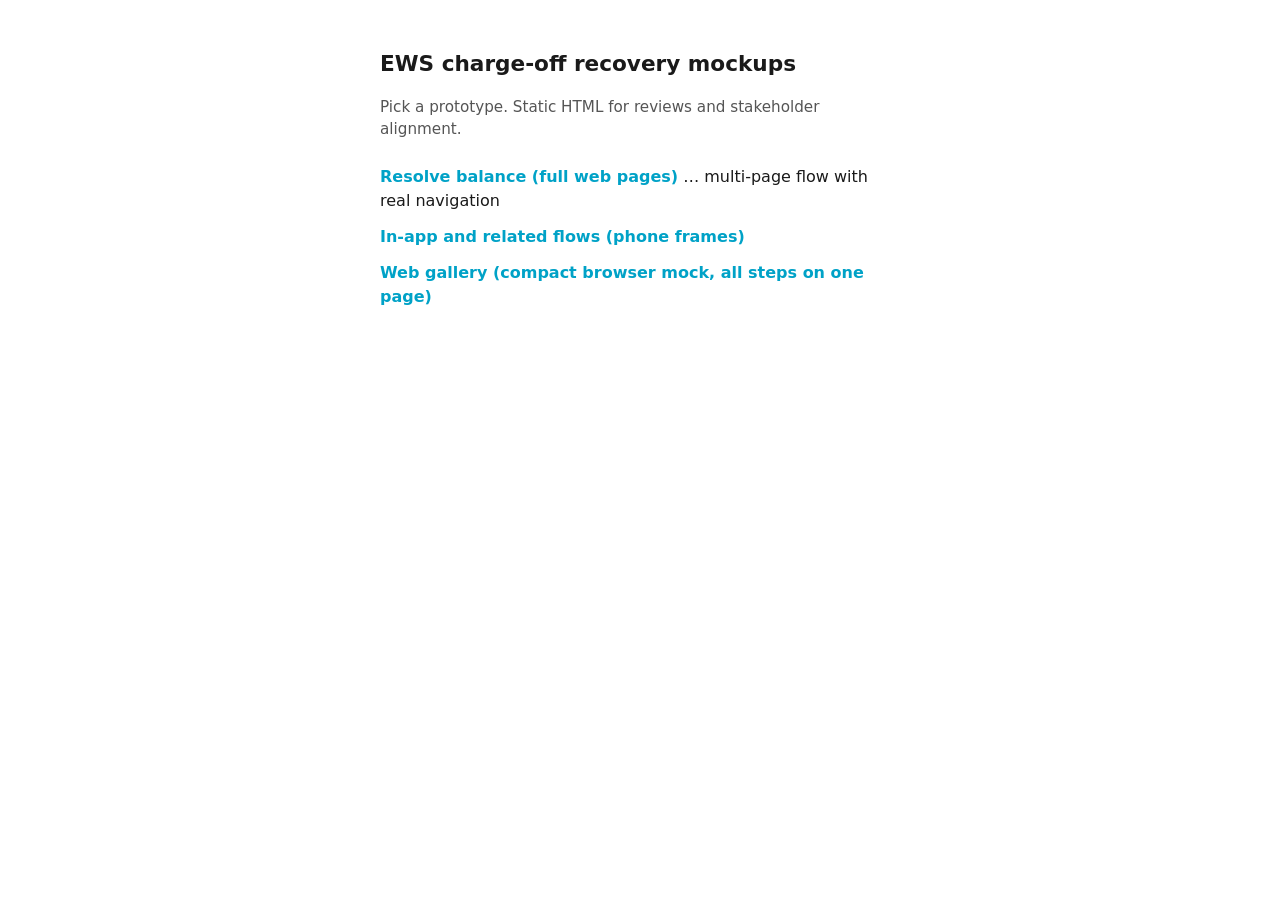
<file: mockups/index.html>
<!DOCTYPE html>
<html lang="en">
<head>
<meta charset="UTF-8">
<meta name="viewport" content="width=device-width, initial-scale=1.0">
<title>EWS Charge-Off Recovery Mockups</title>
<style>
  body { font-family: system-ui, sans-serif; max-width: 520px; margin: 48px auto; padding: 0 20px; line-height: 1.5; color: #1a1a1a; }
  h1 { font-size: 1.35rem; margin-bottom: 8px; }
  p { color: #555; font-size: 0.95rem; margin-bottom: 24px; }
  ul { list-style: none; padding: 0; margin: 0; }
  li { margin-bottom: 12px; }
  a { color: #00a2c7; font-weight: 600; text-decoration: none; }
  a:hover { text-decoration: underline; }
</style>
</head>
<body>
  <h1>EWS charge-off recovery mockups</h1>
  <p>Pick a prototype. Static HTML for reviews and stakeholder alignment.</p>
  <ul>
    <li><a href="resolve-balance/index.html"><strong>Resolve balance (full web pages)</strong></a> … multi-page flow with real navigation</li>
    <li><a href="mvp-flows.html">In-app and related flows (phone frames)</a></li>
    <li><a href="web-pay-flow.html">Web gallery (compact browser mock, all steps on one page)</a></li>
  </ul>
</body>
</html>
</file>
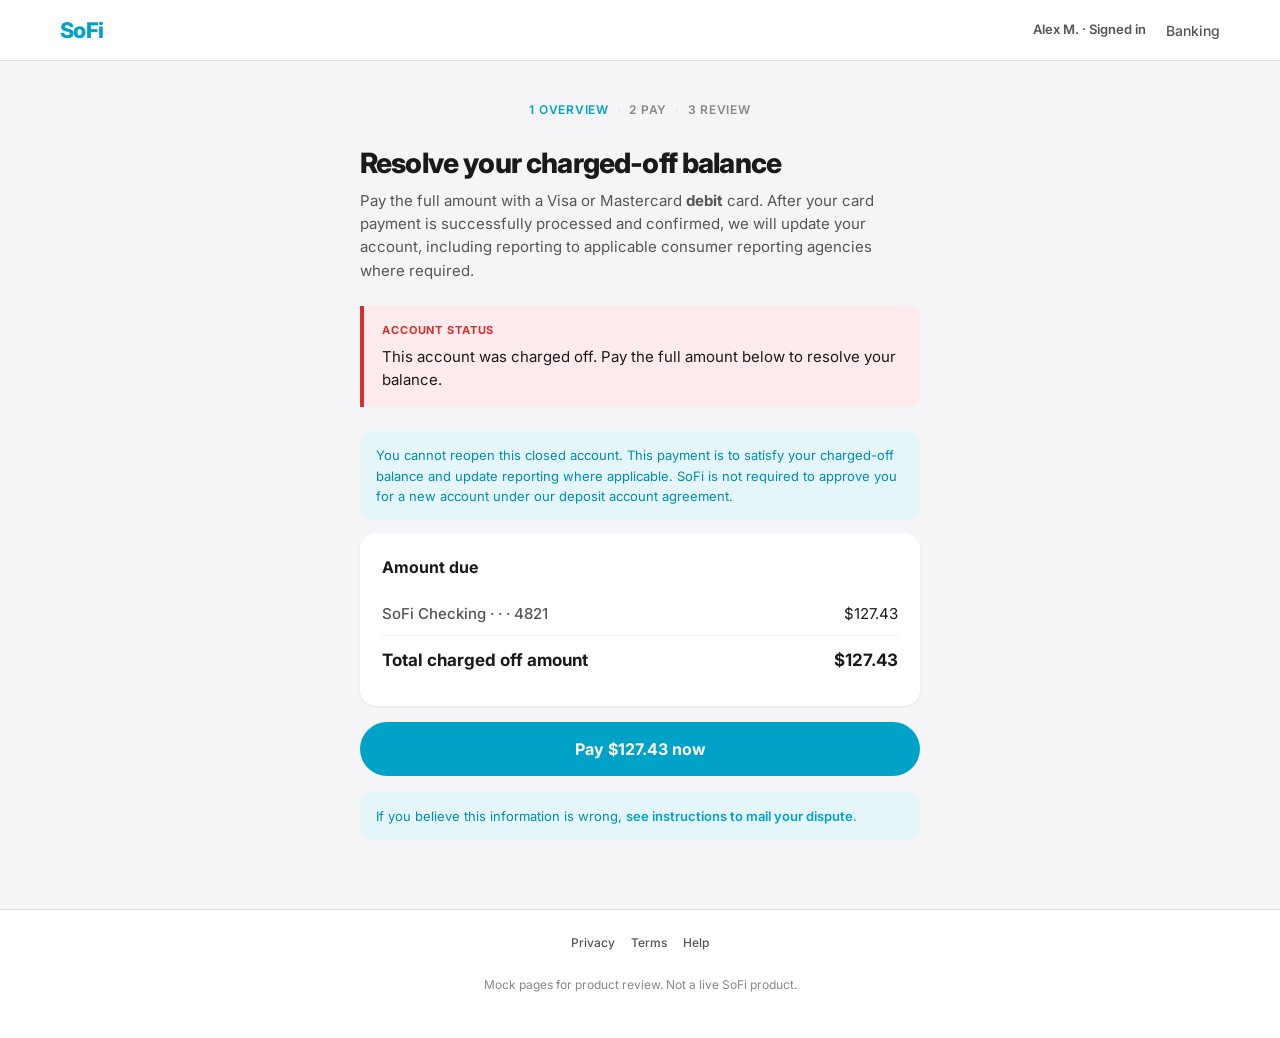
<file: mockups/resolve-balance/index.html>
<!DOCTYPE html>
<html lang="en">
<head>
  <meta charset="UTF-8">
  <meta name="viewport" content="width=device-width, initial-scale=1.0">
  <meta name="description" content="Resolve your charged-off balance (mock)">
  <title>Resolve balance | SoFi</title>
  <link rel="stylesheet" href="styles.css">
</head>
<body>
  <header class="site-header">
    <div class="site-header__inner">
      <a class="logo" href="index.html">SoFi</a>
      <nav class="header-nav" aria-label="Account">
        <span class="user-pill">Alex M. · Signed in</span>
        <a href="index.html">Banking</a>
      </nav>
    </div>
  </header>

  <main id="main">
    <div class="content">
      <nav class="step-nav" aria-label="Steps">
        <a href="index.html" aria-current="page">1 Overview</a>
        <span class="sep" aria-hidden="true">·</span>
        <a href="pay.html">2 Pay</a>
        <span class="sep" aria-hidden="true">·</span>
        <a href="confirm.html">3 Review</a>
      </nav>

      <h1 class="page-title">Resolve your charged-off balance</h1>
      <p class="lede">
        Pay the full amount with a Visa or Mastercard <strong>debit</strong> card. After your card payment is successfully processed and confirmed, we will update your account, including reporting to applicable consumer reporting agencies where required.
      </p>

      <div class="alert" role="alert">
        <span class="alert__label">Account status</span>
        <p>This account was charged off. Pay the full amount below to resolve your balance.</p>
      </div>

      <p class="note">
        You cannot reopen this closed account. This payment is to satisfy your charged-off balance and update reporting where applicable. SoFi is not required to approve you for a new account under our deposit account agreement.
      </p>

      <section class="card" aria-labelledby="amount-heading">
        <h2 id="amount-heading">Amount due</h2>
        <div class="sum-row">
          <span class="muted">SoFi Checking · · · 4821</span>
          <span>$127.43</span>
        </div>
        <div class="sum-row">
          <span>Total charged off amount</span>
          <span>$127.43</span>
        </div>
      </section>

      <p>
        <a class="btn btn--primary" href="pay.html">Pay $127.43 now</a>
      </p>

      <p class="note">
        If you believe this information is wrong, <a href="dispute.html">see instructions to mail your dispute</a>.
      </p>
    </div>
  </main>

  <footer class="site-footer">
    <div class="site-footer__inner">
      <div class="footer-links">
        <a href="#">Privacy</a>
        <a href="#">Terms</a>
        <a href="#">Help</a>
      </div>
      <p>Mock pages for product review. Not a live SoFi product.</p>
    </div>
  </footer>
</body>
</html>
</file>
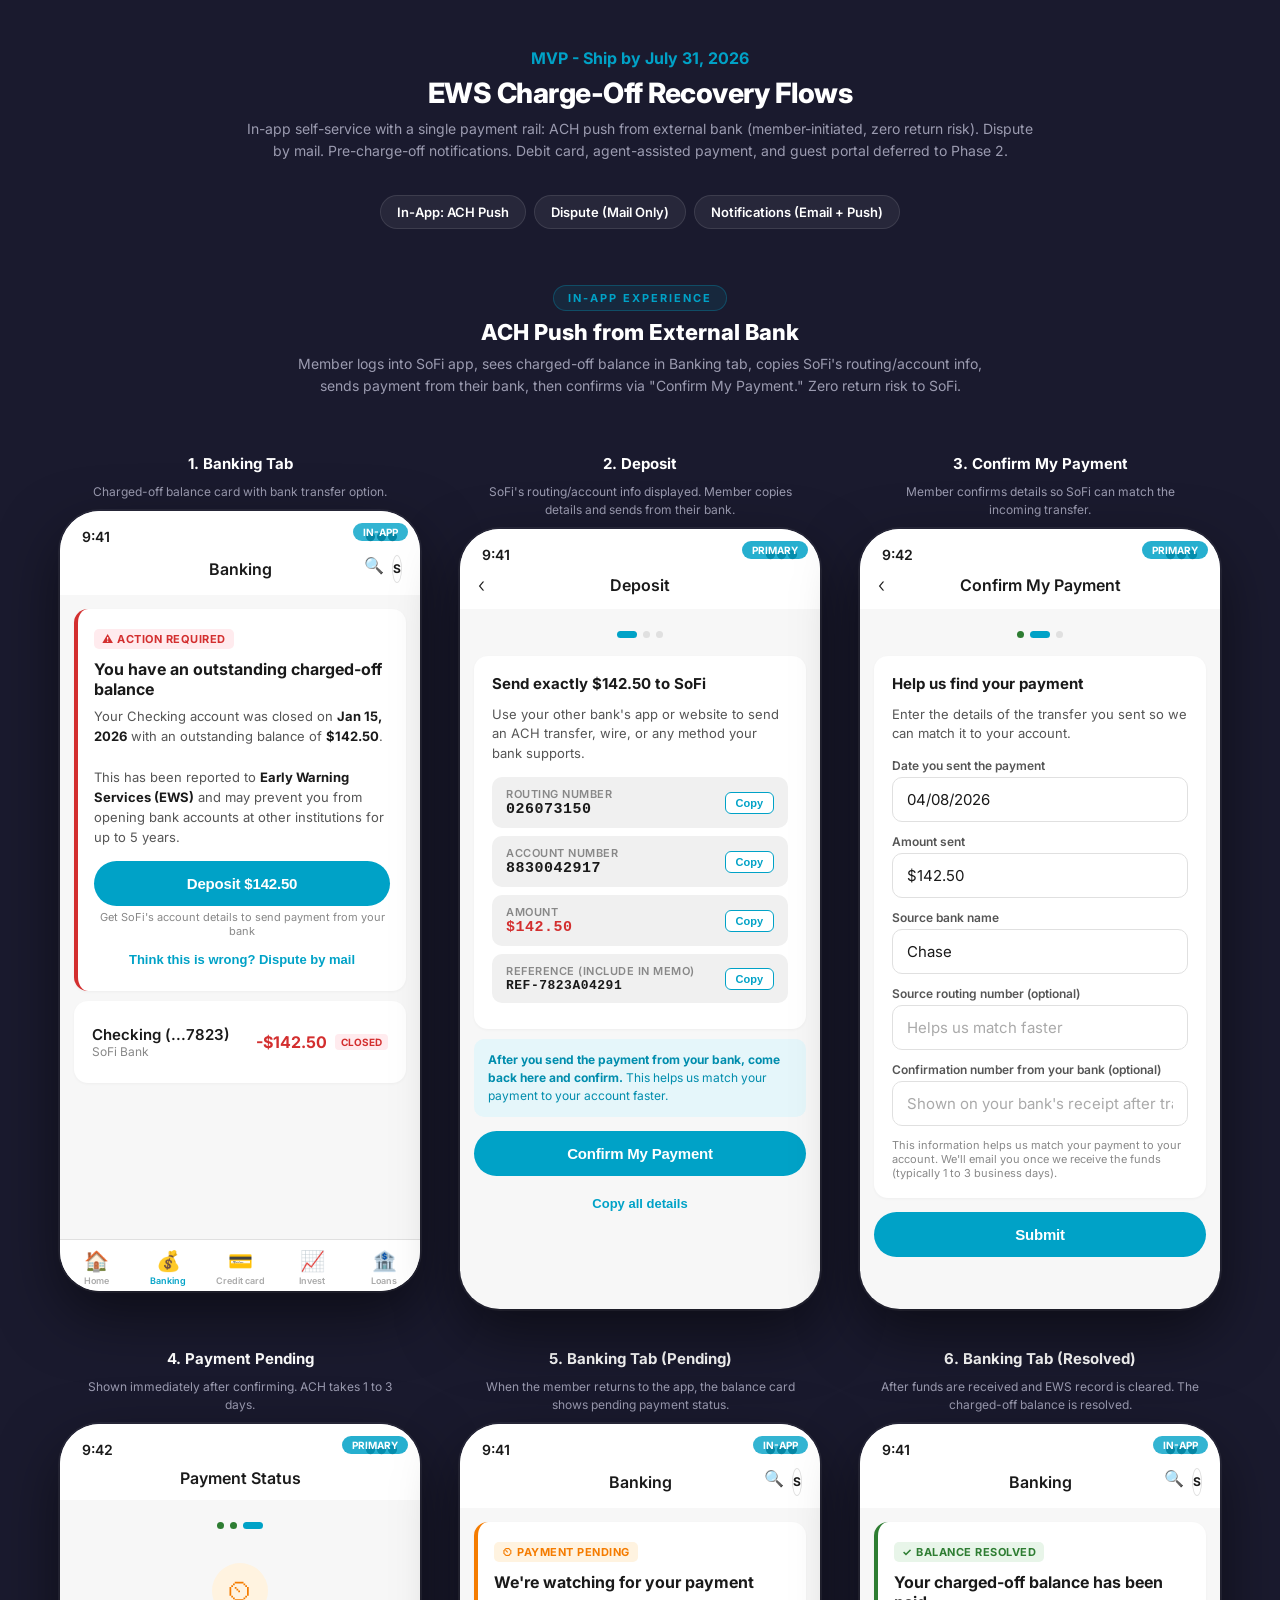
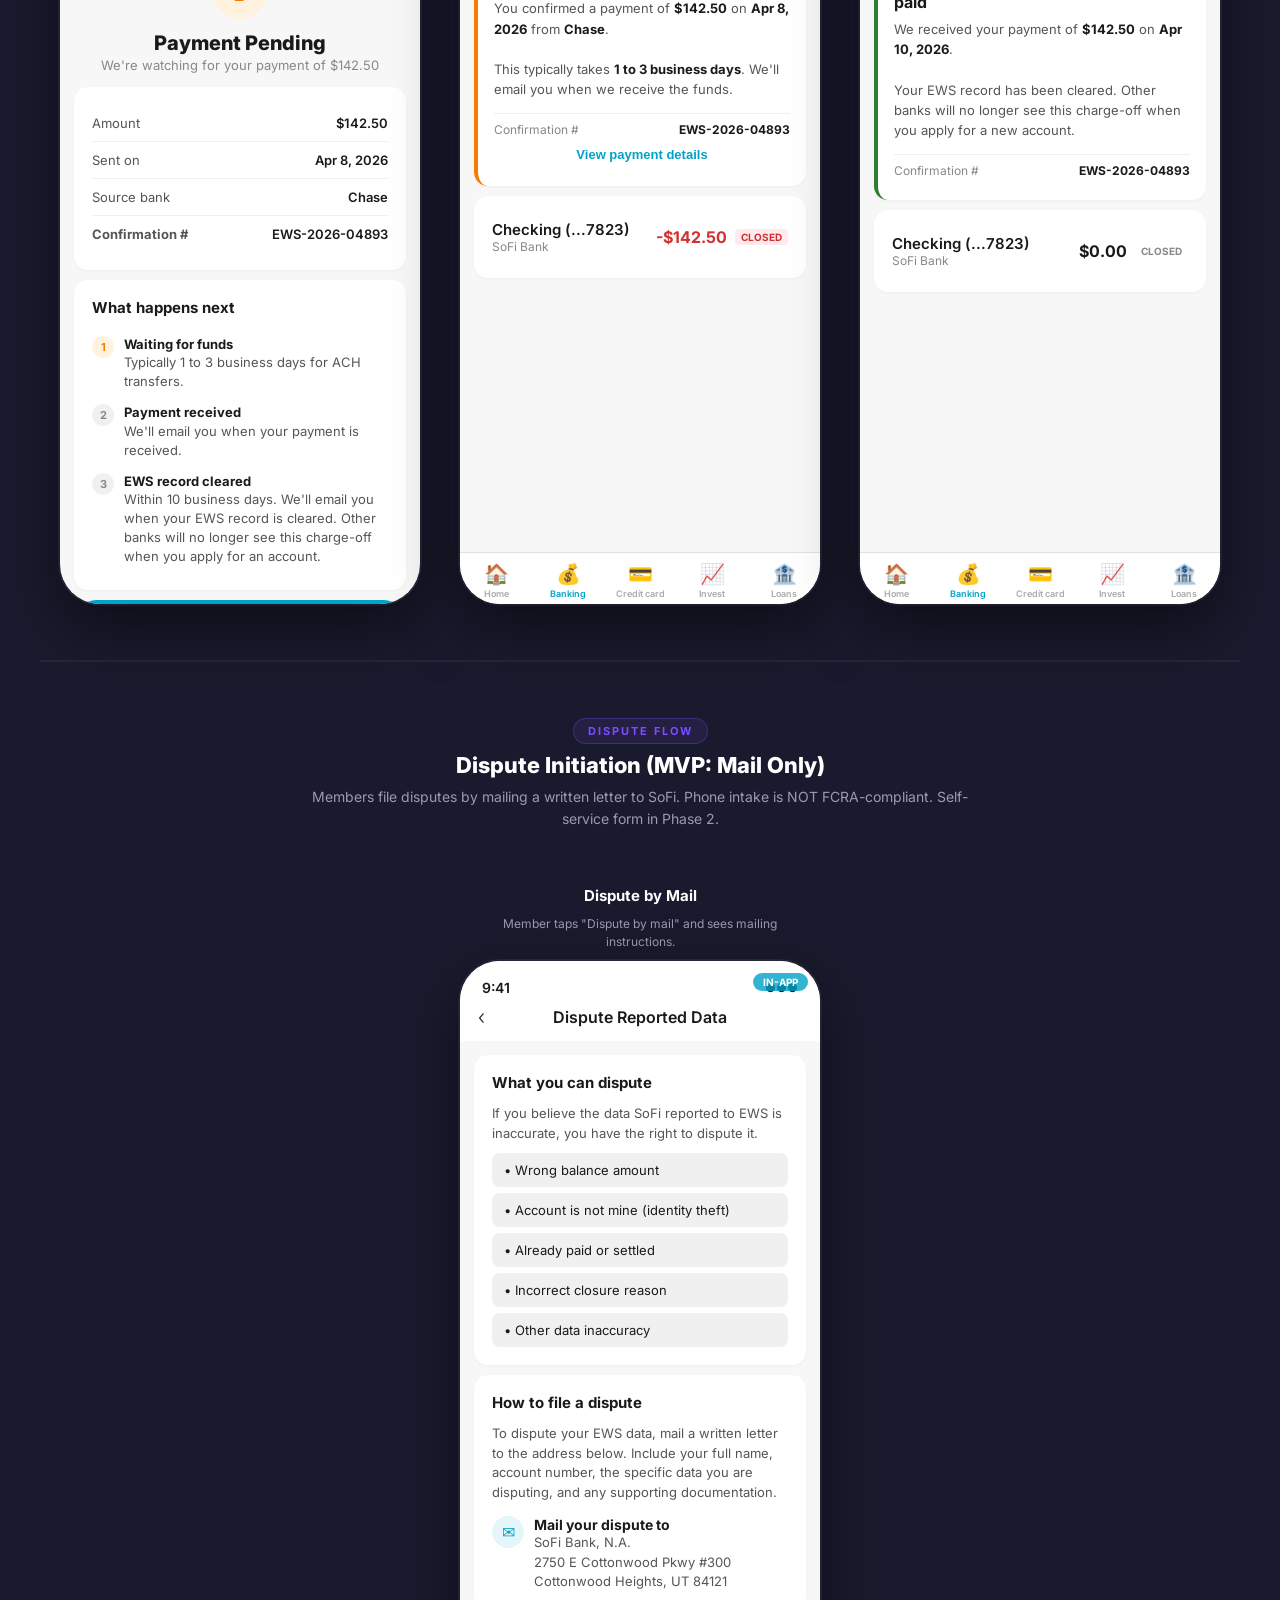
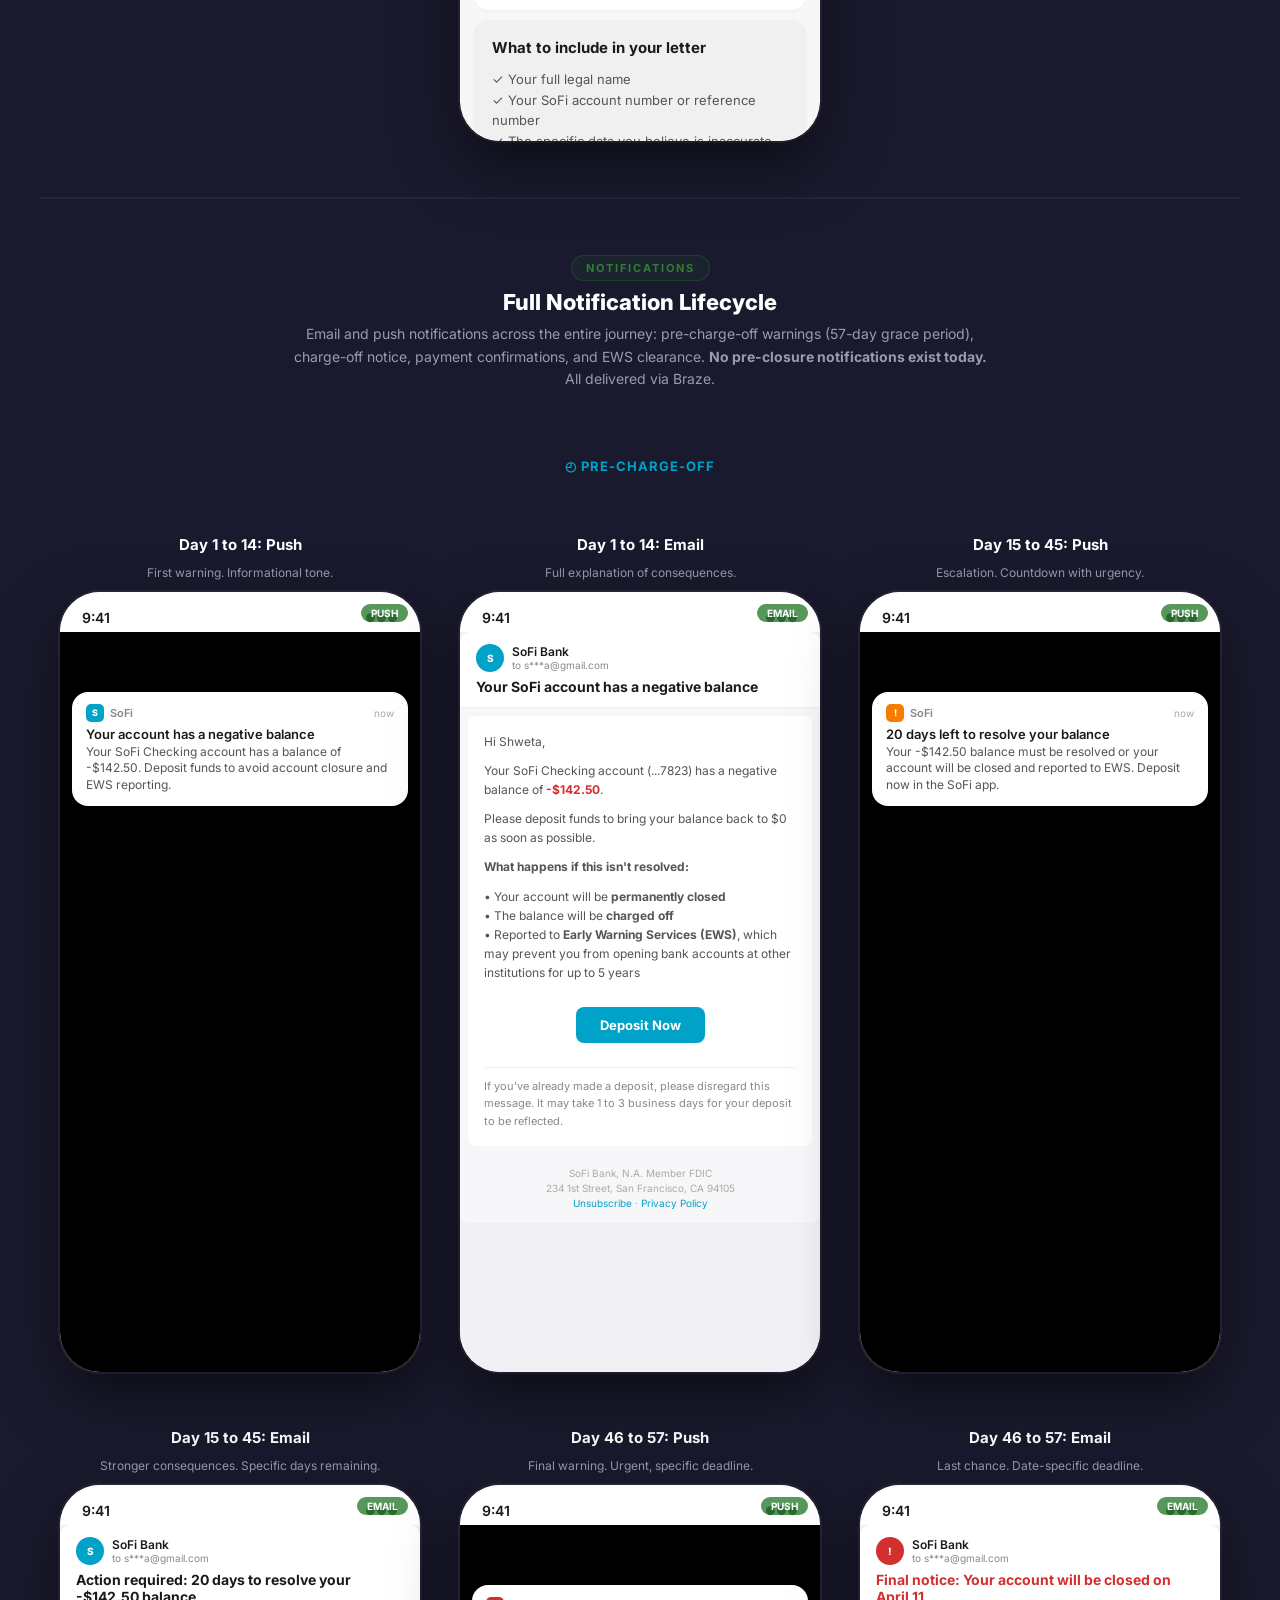
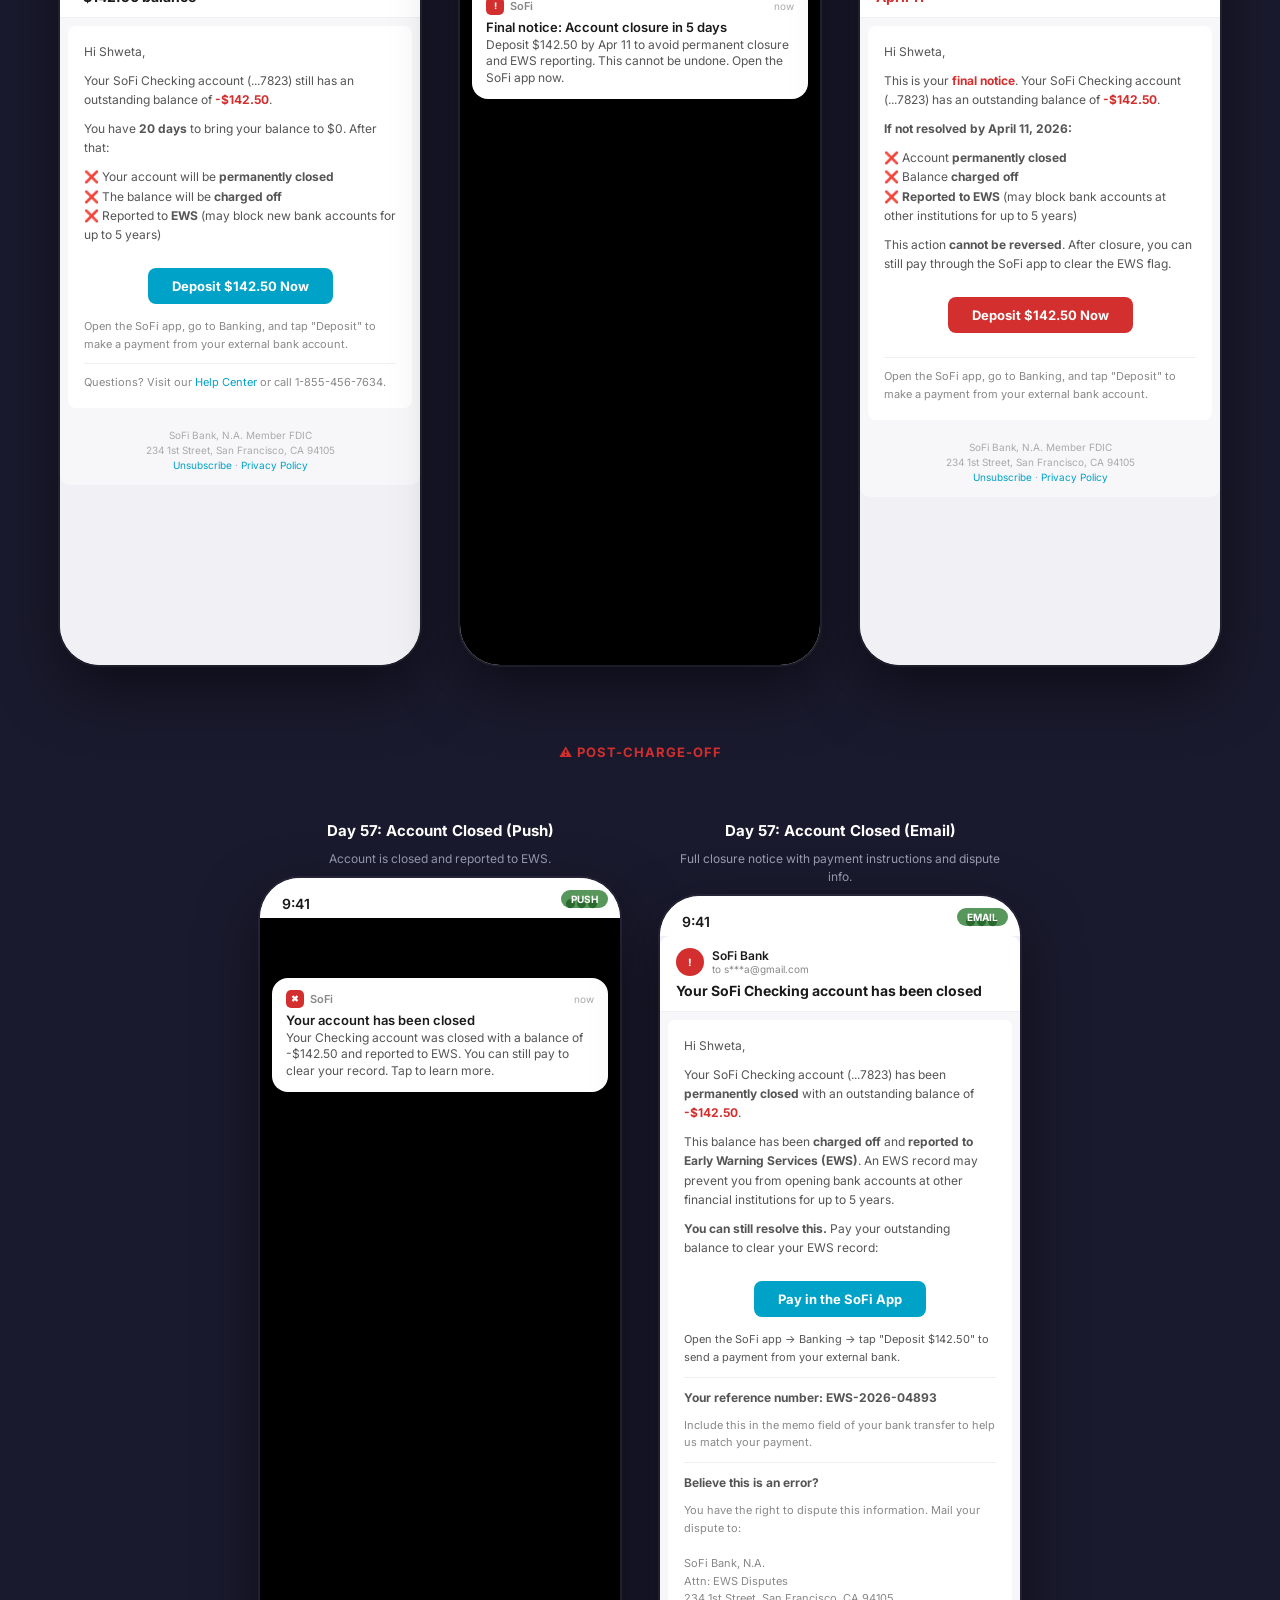
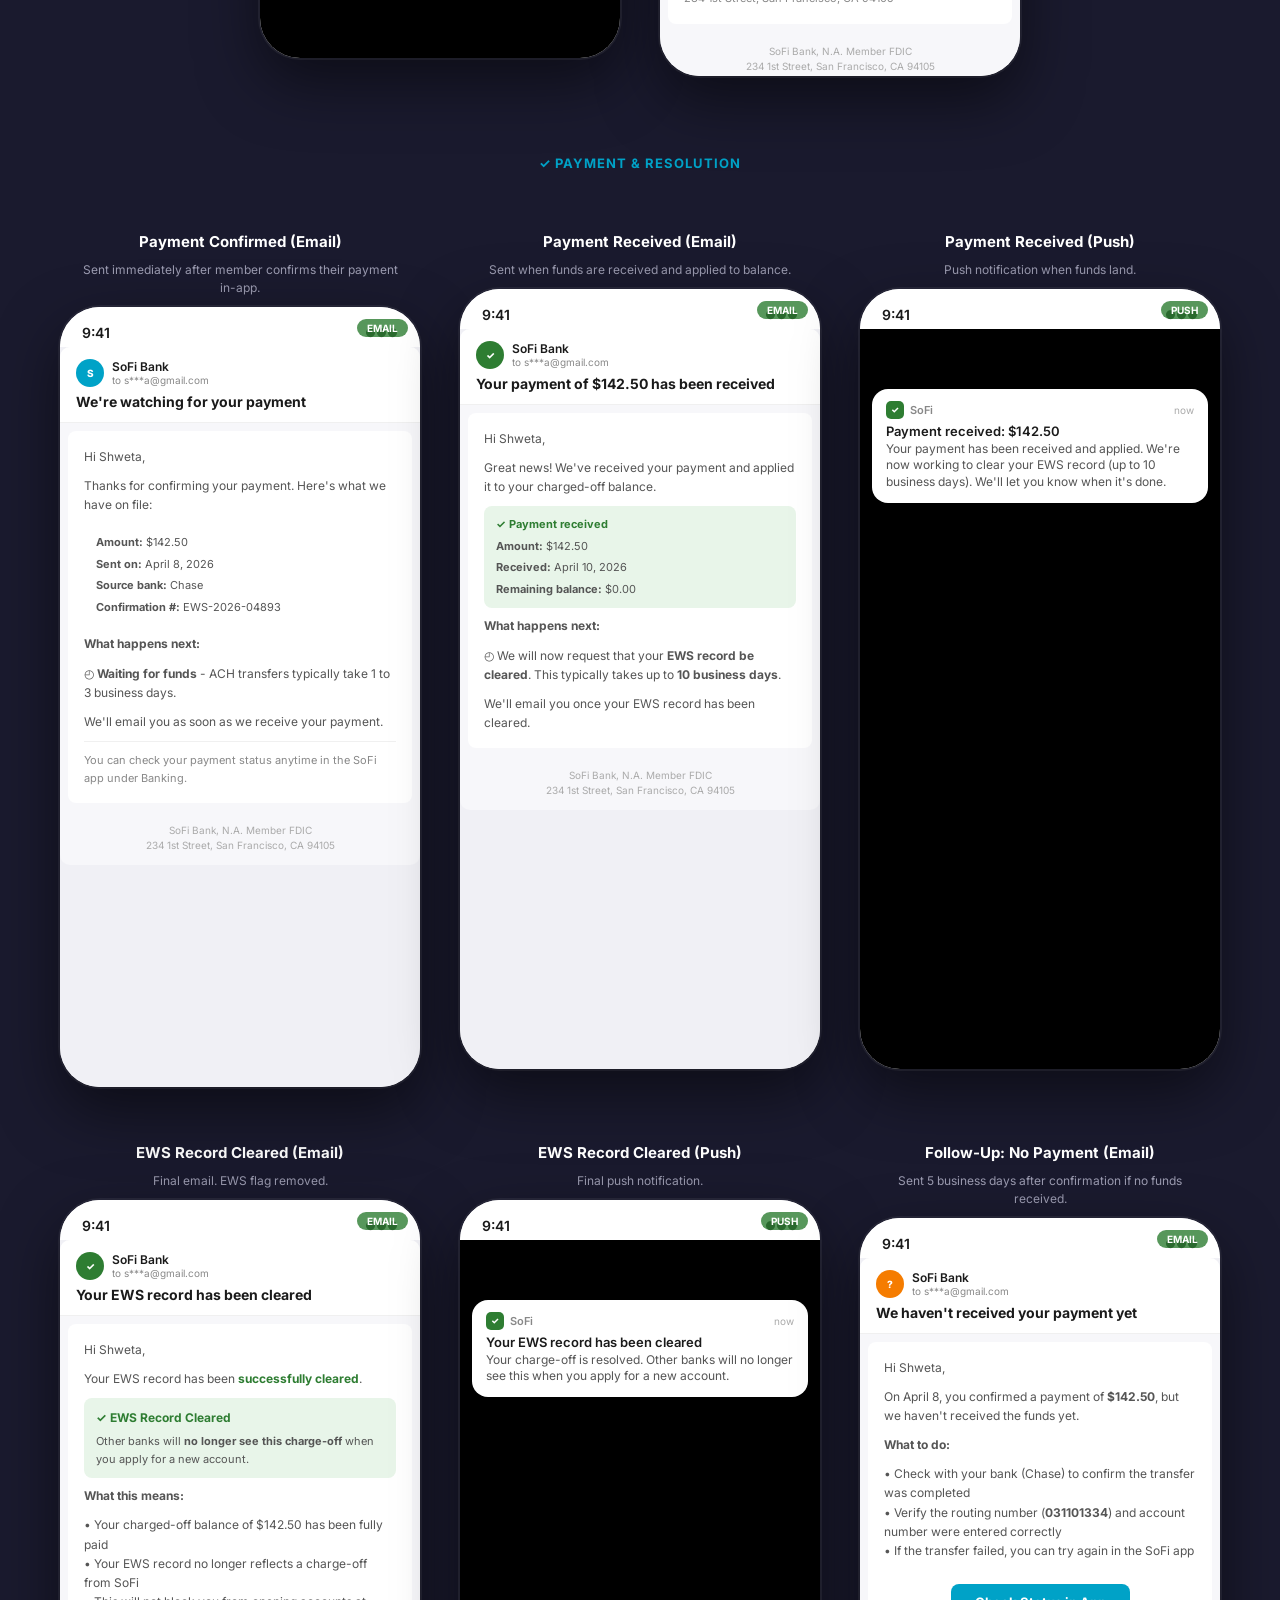
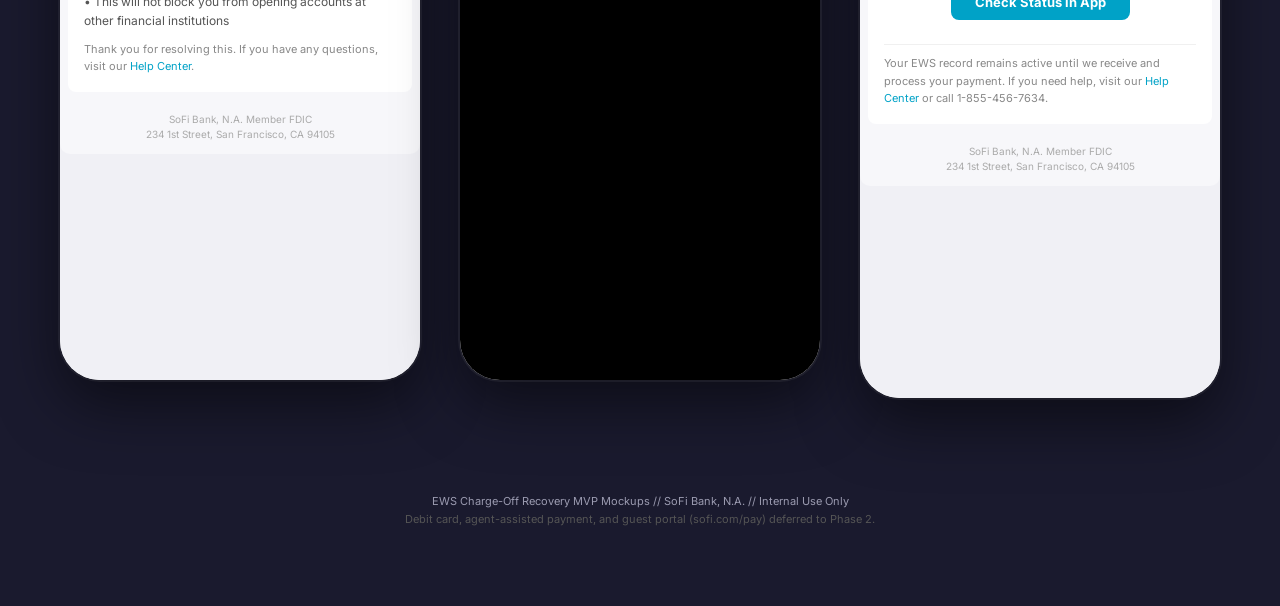
<file: mockups/mvp-flows.html>
<!DOCTYPE html>
<html lang="en">
<head>
<meta charset="UTF-8">
<meta name="viewport" content="width=device-width, initial-scale=1.0">
<title>EWS Healing MVP Flows</title>
<style>
  @import url('https://fonts.googleapis.com/css2?family=Inter:wght@400;500;600;700;800&display=swap');

  :root {
    --black: #1A1A1A;
    --gray-900: #333333;
    --gray-700: #555555;
    --gray-500: #888888;
    --gray-400: #AAAAAA;
    --gray-200: #E0E0E0;
    --gray-100: #F0F0F0;
    --bg: #F7F7F7;
    --white: #FFFFFF;
    --sofi-blue: #00A2C7;
    --sofi-blue-dark: #008DAD;
    --sofi-blue-light: #E5F6FA;
    --green: #2E7D32;
    --green-bg: #E8F5E9;
    --red: #D32F2F;
    --red-bg: #FFEBEE;
    --amber: #F57C00;
    --amber-bg: #FFF3E0;
  }

  * { margin:0; padding:0; box-sizing:border-box; -webkit-font-smoothing:antialiased; }

  body {
    font-family: 'Inter', -apple-system, BlinkMacSystemFont, sans-serif;
    background: #1A1A2E;
    display: flex; flex-direction: column; align-items: center;
    padding: 48px 20px 80px; gap: 56px; color: var(--black);
  }

  .page-header { text-align:center; max-width:800px; }
  .page-header h1 { font-size:28px; font-weight:800; color:#fff; margin-bottom:8px; letter-spacing:-0.5px; }
  .page-header .subtitle { font-size:16px; color:var(--sofi-blue); font-weight:700; margin-bottom:8px; }
  .page-header p { font-size:14px; color:#9B9BB0; line-height:1.6; }

  .toc { display:flex; flex-wrap:wrap; justify-content:center; gap:8px; margin-top:-24px; }
  .toc a {
    font-size:13px; color:#fff; text-decoration:none; font-weight:600;
    padding:8px 16px; border-radius:20px; background:rgba(255,255,255,0.06);
    border:1px solid rgba(255,255,255,0.1); transition:all 0.2s;
  }
  .toc a:hover { background:rgba(0,162,199,0.15); border-color:var(--sofi-blue); color:var(--sofi-blue); }

  .section-label {
    display:flex; flex-direction:column; align-items:center; gap:8px; width:100%;
  }
  .section-badge {
    font-size:11px; font-weight:700; letter-spacing:2px; text-transform:uppercase;
    padding:5px 14px; border-radius:20px;
  }
  .section-badge.logged-in { color:var(--sofi-blue); background:rgba(0,162,199,0.1); border:1px solid rgba(0,162,199,0.3); }
  .section-badge.guest { color:var(--amber); background:rgba(245,124,0,0.1); border:1px solid rgba(245,124,0,0.3); }
  .section-badge.dispute { color:#7C4DFF; background:rgba(124,77,255,0.1); border:1px solid rgba(124,77,255,0.3); }
  .section-badge.notif { color:var(--green); background:rgba(46,125,50,0.1); border:1px solid rgba(46,125,50,0.3); }
  .section-badge.agent { color:#E91E63; background:rgba(233,30,99,0.1); border:1px solid rgba(233,30,99,0.3); }
  .section-title { font-size:22px; font-weight:800; color:#fff; }
  .section-desc { font-size:14px; color:#9B9BB0; text-align:center; max-width:700px; line-height:1.6; }

  .flow-row { display:flex; gap:40px; flex-wrap:wrap; justify-content:center; align-items:flex-start; }

  .screen-wrap { display:flex; flex-direction:column; align-items:center; gap:10px; }
  .screen-title { font-size:15px; font-weight:700; color:#fff; }
  .screen-desc { font-size:12px; color:#9B9BB0; text-align:center; max-width:320px; line-height:1.5; }

  .phone {
    width: 360px; height: 780px; background: var(--bg);
    border-radius: 40px; overflow: hidden;
    box-shadow: 0 0 0 2px rgba(255,255,255,0.06), 0 24px 60px rgba(0,0,0,0.5);
    position: relative; display: flex; flex-direction: column;
  }
  .phone-inner { flex:1; display:flex; flex-direction:column; overflow:hidden; }

  .tag {
    position:absolute; top:12px; right:12px; font-size:10px; font-weight:700;
    padding:3px 10px; border-radius:10px; z-index:20; color:#fff;
  }
  .tag.in { background:rgba(0,162,199,0.8); }
  .tag.guest { background:rgba(245,124,0,0.8); }
  .tag.notif { background:rgba(46,125,50,0.8); }
  .tag.agent-tag { background:rgba(233,30,99,0.8); }
  .tag.primary { background:rgba(0,162,199,0.85); }
  .tag.secondary { background:rgba(245,124,0,0.85); }

  .ios-bar {
    display:flex; justify-content:space-between; align-items:center;
    padding:12px 22px 0; background:var(--white); height:40px; flex-shrink:0;
  }
  .ios-bar .t { font-size:14px; font-weight:600; }
  .ios-bar .i { font-size:12px; }

  .nav {
    display:flex; align-items:center; padding:4px 18px 12px; background:var(--white);
  }
  .nav-l { width:36px; font-size:20px; font-weight:300; cursor:pointer; }
  .nav-c { flex:1; text-align:center; font-size:16px; font-weight:600; }
  .nav-r { width:36px; }

  .scroll { flex:1; overflow-y:auto; padding:0 0 8px; }
  .pad { padding:14px; display:flex; flex-direction:column; gap:10px; }

  .card {
    background:var(--white); border-radius:14px; padding:18px;
    box-shadow:0 1px 3px rgba(0,0,0,0.04);
  }
  .card-t { font-size:15px; font-weight:700; margin-bottom:12px; }

  .alert {
    background:var(--white); border-radius:14px; overflow:hidden;
    box-shadow:0 1px 3px rgba(0,0,0,0.04); border-left:4px solid var(--red);
  }
  .alert-in { padding:18px 16px; }
  .alert-badge {
    display:inline-flex; font-size:11px; font-weight:700; padding:3px 8px;
    border-radius:5px; margin-bottom:10px; text-transform:uppercase; letter-spacing:0.5px;
  }
  .alert-badge.red { background:var(--red-bg); color:var(--red); }
  .alert-badge.blue { background:var(--sofi-blue-light); color:var(--sofi-blue); }
  .alert-badge.amber { background:var(--amber-bg); color:var(--amber); }
  .alert-t { font-size:16px; font-weight:700; margin-bottom:6px; line-height:1.3; }
  .alert-b { font-size:13px; color:var(--gray-700); line-height:1.55; margin-bottom:14px; }
  .alert-b strong { color:var(--black); }

  .btn {
    display:flex; align-items:center; justify-content:center; width:100%;
    padding:14px; font-size:15px; font-weight:700; border:none; border-radius:26px;
    cursor:pointer; letter-spacing:-0.2px;
  }
  .btn-primary { background:var(--sofi-blue); color:#fff; }
  .btn-primary:hover { background:var(--sofi-blue-dark); }
  .btn-outline { background:transparent; color:var(--black); border:2px solid var(--gray-200); }
  .btn-danger { background:var(--red); color:#fff; }
  .btn-row { display:flex; gap:8px; }
  .btn-row > * { flex:1; }
  .link { font-size:13px; font-weight:600; color:var(--sofi-blue); background:none; border:none; cursor:pointer; padding:6px 0; }

  .form-g { margin-bottom:12px; }
  .form-l { font-size:12px; font-weight:600; color:var(--gray-700); margin-bottom:4px; display:block; }
  .form-i {
    width:100%; padding:12px 14px; border:1.5px solid var(--gray-200); border-radius:10px;
    font-size:15px; font-family:inherit; color:var(--black); background:var(--white); outline:none;
  }
  .form-i:focus { border-color:var(--sofi-blue); }
  .form-i::placeholder { color:var(--gray-400); }
  .form-h { font-size:11px; color:var(--gray-500); margin-top:3px; }
  .form-row { display:flex; gap:8px; }
  .form-row > * { flex:1; }

  .sum-r { display:flex; justify-content:space-between; padding:10px 0; border-bottom:1px solid var(--gray-100); }
  .sum-r:last-child { border-bottom:none; font-weight:700; }
  .sum-l { font-size:13px; color:var(--gray-700); }
  .sum-v { font-size:13px; font-weight:600; }

  .ok-icon {
    width:56px; height:56px; border-radius:50%; background:var(--green-bg);
    display:flex; align-items:center; justify-content:center;
    font-size:28px; color:var(--green); margin:0 auto 12px;
  }
  .pending-icon {
    width:56px; height:56px; border-radius:50%; background:var(--amber-bg);
    display:flex; align-items:center; justify-content:center;
    font-size:28px; color:var(--amber); margin:0 auto 12px;
  }

  .tl-item { display:flex; gap:10px; padding:6px 0; }
  .tl-dot {
    width:22px; height:22px; border-radius:50%; display:flex; align-items:center;
    justify-content:center; font-size:11px; font-weight:700; flex-shrink:0; margin-top:1px;
  }
  .tl-dot.done { background:var(--green-bg); color:var(--green); }
  .tl-dot.wait { background:var(--gray-100); color:var(--gray-500); }
  .tl-dot.active { background:var(--amber-bg); color:var(--amber); }
  .tl-text { font-size:13px; color:var(--gray-700); line-height:1.45; }
  .tl-text strong { color:var(--black); }

  .info-box {
    background:var(--sofi-blue-light); border-radius:10px; padding:12px 14px;
    font-size:12px; color:var(--sofi-blue-dark); line-height:1.5;
  }
  .info-box strong { font-weight:700; }

  .copy-row {
    display:flex; justify-content:space-between; align-items:center;
    padding:10px 14px; background:var(--gray-100); border-radius:10px; margin-bottom:8px;
  }
  .copy-label { font-size:11px; font-weight:600; color:var(--gray-500); text-transform:uppercase; letter-spacing:0.5px; }
  .copy-value { font-size:15px; font-weight:700; font-family:'SF Mono','Fira Code',monospace; letter-spacing:0.5px; }
  .copy-btn { font-size:11px; font-weight:700; color:var(--sofi-blue); background:var(--white); border:1.5px solid var(--sofi-blue); border-radius:6px; padding:4px 10px; cursor:pointer; }

  .divider { height:1px; background:var(--gray-200); margin:6px 0; }

  .step-dots { display:flex; align-items:center; justify-content:center; gap:6px; padding:8px 0; }
  .dot { width:7px; height:7px; border-radius:50%; background:var(--gray-200); }
  .dot.on { background:var(--sofi-blue); width:20px; border-radius:4px; }
  .dot.ok { background:var(--green); }

  .reason-pill {
    font-size:13px; padding:9px 12px; background:var(--gray-100); border-radius:8px;
  }

  .contact-row { display:flex; gap:10px; align-items:flex-start; }
  .contact-icon {
    width:32px; height:32px; border-radius:50%; background:var(--sofi-blue-light);
    color:var(--sofi-blue); display:flex; align-items:center; justify-content:center;
    font-size:16px; flex-shrink:0;
  }
  .contact-name { font-size:14px; font-weight:700; }
  .contact-detail { font-size:13px; color:var(--gray-700); line-height:1.5; }

  .push-preview { background:var(--gray-100); border-radius:14px; padding:14px; }
  .push-label { font-size:11px; font-weight:700; color:var(--gray-500); text-transform:uppercase; letter-spacing:1px; margin-bottom:6px; }
  .push-card {
    background:var(--white); border-radius:14px; padding:12px 14px;
    box-shadow:0 1px 3px rgba(0,0,0,0.06);
  }
  .push-top { display:flex; align-items:center; gap:6px; margin-bottom:4px; }
  .push-icon { width:18px; height:18px; border-radius:5px; display:flex; align-items:center; justify-content:center; font-size:9px; font-weight:800; color:#fff; }
  .push-app { font-size:11px; font-weight:600; color:var(--gray-500); }
  .push-time { font-size:10px; color:var(--gray-400); margin-left:auto; }
  .push-title { font-size:13px; font-weight:600; margin-bottom:2px; }
  .push-body { font-size:12px; color:var(--gray-700); line-height:1.4; }

  .email-mock { background:#f7f7fa; border-radius:10px; overflow:hidden; font-size:12px; }
  .email-header { background:var(--white); padding:12px 16px; border-bottom:1px solid var(--gray-100); }
  .email-meta { display:flex; align-items:center; gap:8px; margin-bottom:6px; }
  .email-avatar { width:28px; height:28px; border-radius:50%; background:var(--sofi-blue); color:#fff; display:flex; align-items:center; justify-content:center; font-size:10px; font-weight:800; flex-shrink:0; }
  .email-from { font-size:12px; font-weight:600; }
  .email-to { font-size:10px; color:var(--gray-500); }
  .email-subject { font-size:14px; font-weight:700; color:var(--dark); }
  .email-body { background:var(--white); padding:16px; margin:8px; border-radius:8px; }
  .email-body p { font-size:12px; line-height:1.6; color:var(--gray-700); margin:0 0 10px; }
  .email-body p:last-child { margin-bottom:0; }
  .email-body .em-bold { font-weight:700; color:var(--dark); }
  .email-body .em-red { color:var(--red); font-weight:700; }
  .email-cta { display:inline-block; background:var(--sofi-blue); color:#fff; padding:10px 24px; border-radius:8px; font-size:13px; font-weight:700; text-decoration:none; margin:8px 0; }
  .email-cta.danger { background:var(--red); }
  .email-footer { padding:12px 16px; text-align:center; font-size:10px; color:var(--gray-400); line-height:1.5; }
  .email-divider { border:none; border-top:1px solid var(--gray-100); margin:10px 0; }
  .notif-pair { display:flex; flex-direction:column; gap:12px; }

  .tab-bar {
    display:flex; background:var(--white); border-top:1px solid var(--gray-200);
    padding:6px 0 2px; flex-shrink:0;
  }
  .tab {
    flex:1; display:flex; flex-direction:column; align-items:center; gap:2px;
    font-size:9px; font-weight:600; color:var(--gray-400); padding:3px 0;
  }
  .tab.on { color:var(--sofi-blue); }
  .tab-i { font-size:20px; }

  .sep { width:100%; max-width:1200px; border-top:2px solid rgba(255,255,255,0.05); }

  .rail-tag {
    display:inline-flex; font-size:10px; font-weight:700; padding:2px 8px;
    border-radius:4px; letter-spacing:0.5px; text-transform:uppercase;
  }
  .rail-tag.primary-tag { background:var(--sofi-blue-light); color:var(--sofi-blue); }
  .rail-tag.secondary-tag { background:var(--amber-bg); color:var(--amber); }

  .agent-card {
    background:rgba(255,255,255,0.04); border:1px solid rgba(255,255,255,0.08);
    border-radius:16px; padding:24px; max-width:480px; width:100%;
  }
  .agent-step { display:flex; gap:14px; padding:12px 0; border-bottom:1px solid rgba(255,255,255,0.06); }
  .agent-step:last-child { border-bottom:none; }
  .agent-num {
    width:28px; height:28px; border-radius:50%; background:rgba(233,30,99,0.15);
    color:#E91E63; display:flex; align-items:center; justify-content:center;
    font-size:12px; font-weight:800; flex-shrink:0;
  }
  .agent-text { font-size:13px; color:#ccc; line-height:1.5; }
  .agent-text strong { color:#fff; }
  .agent-text em { color:#E91E63; font-style:normal; font-weight:700; }
  .agent-script {
    background:rgba(233,30,99,0.08); border:1px solid rgba(233,30,99,0.2);
    border-radius:10px; padding:12px 14px; margin-top:8px;
    font-size:12px; color:#ddd; line-height:1.5; font-style:italic;
  }
</style>
</head>
<body>

<div class="page-header">
  <div class="subtitle">MVP - Ship by July 31, 2026</div>
  <h1>EWS Charge-Off Recovery Flows</h1>
  <p>In-app self-service with a single payment rail: ACH push from external bank (member-initiated, zero return risk). Dispute by mail. Pre-charge-off notifications. Debit card, agent-assisted payment, and guest portal deferred to Phase 2.</p>
</div>

<div class="toc">
  <a href="#logged-in">In-App: ACH Push</a>
  <a href="#dispute">Dispute (Mail Only)</a>
  <a href="#notifications">Notifications (Email + Push)</a>
</div>

<!-- ============================================ -->
<!-- IN-APP: ACH PUSH (PRIMARY RAIL)               -->
<!-- ============================================ -->

<div class="section-label" id="logged-in">
  <span class="section-badge logged-in">In-App Experience</span>
  <div class="section-title">ACH Push from External Bank</div>
  <div class="section-desc">Member logs into SoFi app, sees charged-off balance in Banking tab, copies SoFi's routing/account info, sends payment from their bank, then confirms via "Confirm My Payment." Zero return risk to SoFi.</div>
</div>

<div class="flow-row">
  <!-- Screen 1: Banking Tab -->
  <div class="screen-wrap">
    <div class="screen-title">1. Banking Tab</div>
    <div class="screen-desc">Charged-off balance card with bank transfer option.</div>
    <div class="phone"><div class="phone-inner">
      <span class="tag in">IN-APP</span>
      <div class="ios-bar"><span class="t">9:41</span><span class="i">&#9679;&#9679;&#9679;</span></div>
      <div class="nav">
        <div class="nav-l"></div>
        <div class="nav-c">Banking</div>
        <div class="nav-r" style="display:flex;gap:8px;justify-content:flex-end;">
          <span style="font-size:16px;">&#128269;</span>
          <span style="width:28px;height:28px;border-radius:50%;border:1.5px solid var(--gray-200);display:flex;align-items:center;justify-content:center;font-size:12px;font-weight:700;">S</span>
        </div>
      </div>
      <div class="scroll">
        <div class="pad">
          <div class="alert">
            <div class="alert-in">
              <div class="alert-badge red">&#9888; Action Required</div>
              <div class="alert-t">You have an outstanding charged-off balance</div>
              <div class="alert-b">
                Your Checking account was closed on <strong>Jan 15, 2026</strong> with an outstanding balance of <strong>$142.50</strong>.<br><br>
                This has been reported to <strong>Early Warning Services (EWS)</strong> and may prevent you from opening bank accounts at other institutions for up to 5 years.
              </div>
              <button class="btn btn-primary">Deposit $142.50</button>
              <div style="font-size:11px;color:var(--gray-500);text-align:center;margin-top:4px;">Get SoFi's account details to send payment from your bank</div>
              <div style="text-align:center;margin-top:8px;">
                <button class="link">Think this is wrong? Dispute by mail</button>
              </div>
            </div>
          </div>
          <div class="card">
            <div style="display:flex;justify-content:space-between;align-items:center;padding:6px 0;">
              <div><div style="font-size:15px;font-weight:600;">Checking (...7823)</div><div style="font-size:12px;color:var(--gray-500);">SoFi Bank</div></div>
              <div style="display:flex;align-items:center;gap:8px;">
                <span style="font-size:16px;font-weight:700;color:var(--red);">-$142.50</span>
                <span style="font-size:10px;font-weight:700;color:var(--red);background:var(--red-bg);padding:2px 6px;border-radius:4px;">CLOSED</span>
              </div>
            </div>
          </div>
        </div>
      </div>
      <div class="tab-bar">
        <div class="tab"><span class="tab-i">&#127968;</span>Home</div>
        <div class="tab on"><span class="tab-i">&#128176;</span>Banking</div>
        <div class="tab"><span class="tab-i">&#128179;</span>Credit card</div>
        <div class="tab"><span class="tab-i">&#128200;</span>Invest</div>
        <div class="tab"><span class="tab-i">&#127974;</span>Loans</div>
      </div>
    </div></div>
  </div>

  <!-- Screen 2: Deposit -->
  <div class="screen-wrap">
    <div class="screen-title">2. Deposit</div>
    <div class="screen-desc">SoFi's routing/account info displayed. Member copies details and sends from their bank.</div>
    <div class="phone"><div class="phone-inner">
      <span class="tag primary">PRIMARY</span>
      <div class="ios-bar"><span class="t">9:41</span><span class="i">&#9679;&#9679;&#9679;</span></div>
      <div class="nav">
        <div class="nav-l">&#8249;</div>
        <div class="nav-c">Deposit</div>
        <div class="nav-r"></div>
      </div>
      <div class="scroll">
        <div class="pad">
          <div class="step-dots"><div class="dot on"></div><div class="dot"></div><div class="dot"></div></div>
          <div class="card">
            <div class="card-t">Send exactly $142.50 to SoFi</div>
            <div style="font-size:13px;color:var(--gray-700);line-height:1.5;margin-bottom:14px;">Use your other bank's app or website to send an ACH transfer, wire, or any method your bank supports.</div>
            <div class="copy-row">
              <div>
                <div class="copy-label">Routing Number</div>
                <div class="copy-value">026073150</div>
              </div>
              <button class="copy-btn">Copy</button>
            </div>
            <div class="copy-row">
              <div>
                <div class="copy-label">Account Number</div>
                <div class="copy-value">8830042917</div>
              </div>
              <button class="copy-btn">Copy</button>
            </div>
            <div class="copy-row">
              <div>
                <div class="copy-label">Amount</div>
                <div class="copy-value" style="color:var(--red);">$142.50</div>
              </div>
              <button class="copy-btn">Copy</button>
            </div>
            <div class="copy-row">
              <div>
                <div class="copy-label">Reference (include in memo)</div>
                <div class="copy-value" style="font-size:13px;">REF-7823A04291</div>
              </div>
              <button class="copy-btn">Copy</button>
            </div>
          </div>
          <div class="info-box">
            <strong>After you send the payment from your bank, come back here and confirm.</strong> This helps us match your payment to your account faster.
          </div>
          <button class="btn btn-primary" style="margin-top:4px;">Confirm My Payment</button>
          <div style="text-align:center;padding:4px 0;">
            <button class="link">Copy all details</button>
          </div>
        </div>
      </div>
    </div></div>
  </div>

  <!-- Screen 3: Confirm My Payment -->
  <div class="screen-wrap">
    <div class="screen-title">3. Confirm My Payment</div>
    <div class="screen-desc">Member confirms details so SoFi can match the incoming transfer.</div>
    <div class="phone"><div class="phone-inner">
      <span class="tag primary">PRIMARY</span>
      <div class="ios-bar"><span class="t">9:42</span><span class="i">&#9679;&#9679;&#9679;</span></div>
      <div class="nav">
        <div class="nav-l">&#8249;</div>
        <div class="nav-c">Confirm My Payment</div>
        <div class="nav-r"></div>
      </div>
      <div class="scroll">
        <div class="pad">
          <div class="step-dots"><div class="dot ok"></div><div class="dot on"></div><div class="dot"></div></div>
          <div class="card">
            <div class="card-t">Help us find your payment</div>
            <div style="font-size:13px;color:var(--gray-700);line-height:1.5;margin-bottom:14px;">Enter the details of the transfer you sent so we can match it to your account.</div>
            <div class="form-g">
              <label class="form-l">Date you sent the payment</label>
              <input class="form-i" type="text" placeholder="MM/DD/YYYY" value="04/08/2026">
            </div>
            <div class="form-g">
              <label class="form-l">Amount sent</label>
              <input class="form-i" type="text" placeholder="$0.00" value="$142.50">
            </div>
            <div class="form-g">
              <label class="form-l">Source bank name</label>
              <input class="form-i" type="text" placeholder="e.g., Chase, Bank of America" value="Chase">
            </div>
            <div class="form-g">
              <label class="form-l">Source routing number (optional)</label>
              <input class="form-i" type="text" placeholder="Helps us match faster">
            </div>
            <div class="form-g">
              <label class="form-l">Confirmation number from your bank (optional)</label>
              <input class="form-i" type="text" placeholder="Shown on your bank's receipt after transfer">
            </div>
            <div class="form-h">This information helps us match your payment to your account. We'll email you once we receive the funds (typically 1 to 3 business days).</div>
          </div>
          <button class="btn btn-primary" style="margin-top:4px;">Submit</button>
        </div>
      </div>
    </div></div>
  </div>

  <!-- Screen 4: ACH Push Pending (immediate) -->
  <div class="screen-wrap">
    <div class="screen-title">4. Payment Pending</div>
    <div class="screen-desc">Shown immediately after confirming. ACH takes 1 to 3 days.</div>
    <div class="phone"><div class="phone-inner">
      <span class="tag primary">PRIMARY</span>
      <div class="ios-bar"><span class="t">9:42</span><span class="i">&#9679;&#9679;&#9679;</span></div>
      <div class="nav">
        <div class="nav-l"></div>
        <div class="nav-c">Payment Status</div>
        <div class="nav-r"></div>
      </div>
      <div class="scroll">
        <div class="pad">
          <div class="step-dots"><div class="dot ok"></div><div class="dot ok"></div><div class="dot on"></div></div>
          <div style="text-align:center;padding:16px 0 4px;">
            <div class="pending-icon">&#9202;</div>
            <div style="font-size:20px;font-weight:800;">Payment Pending</div>
            <div style="font-size:13px;color:var(--gray-500);margin-top:2px;">We're watching for your payment of $142.50</div>
          </div>
          <div class="card">
            <div class="sum-r"><span class="sum-l">Amount</span><span class="sum-v">$142.50</span></div>
            <div class="sum-r"><span class="sum-l">Sent on</span><span class="sum-v">Apr 8, 2026</span></div>
            <div class="sum-r"><span class="sum-l">Source bank</span><span class="sum-v">Chase</span></div>
            <div class="sum-r"><span class="sum-l">Confirmation #</span><span class="sum-v">EWS-2026-04893</span></div>
          </div>
          <div class="card">
            <div class="card-t">What happens next</div>
            <div class="tl-item"><div class="tl-dot active">1</div><div class="tl-text"><strong>Waiting for funds</strong><br>Typically 1 to 3 business days for ACH transfers.</div></div>
            <div class="tl-item"><div class="tl-dot wait">2</div><div class="tl-text"><strong>Payment received</strong><br>We'll email you when your payment is received.</div></div>
            <div class="tl-item"><div class="tl-dot wait">3</div><div class="tl-text"><strong>EWS record cleared</strong><br>Within 10 business days. We'll email you when your EWS record is cleared. Other banks will no longer see this charge-off when you apply for an account.</div></div>
          </div>
          <button class="btn btn-primary">Done</button>
        </div>
      </div>
    </div></div>
  </div>

  <!-- Screen 5: Banking Tab - Pending State (return visit) -->
  <div class="screen-wrap">
    <div class="screen-title">5. Banking Tab (Pending)</div>
    <div class="screen-desc">When the member returns to the app, the balance card shows pending payment status.</div>
    <div class="phone"><div class="phone-inner">
      <span class="tag in">IN-APP</span>
      <div class="ios-bar"><span class="t">9:41</span><span class="i">&#9679;&#9679;&#9679;</span></div>
      <div class="nav">
        <div class="nav-l"></div>
        <div class="nav-c">Banking</div>
        <div class="nav-r" style="display:flex;gap:8px;justify-content:flex-end;">
          <span style="font-size:16px;">&#128269;</span>
          <span style="width:28px;height:28px;border-radius:50%;border:1.5px solid var(--gray-200);display:flex;align-items:center;justify-content:center;font-size:12px;font-weight:700;">S</span>
        </div>
      </div>
      <div class="scroll">
        <div class="pad">
          <div class="alert" style="border-left-color:var(--amber);">
            <div class="alert-in">
              <div class="alert-badge amber">&#9202; Payment Pending</div>
              <div class="alert-t">We're watching for your payment</div>
              <div class="alert-b">
                You confirmed a payment of <strong>$142.50</strong> on <strong>Apr 8, 2026</strong> from <strong>Chase</strong>.<br><br>
                This typically takes <strong>1 to 3 business days</strong>. We'll email you when we receive the funds.
              </div>
              <div style="display:flex;justify-content:space-between;padding:8px 0 4px;border-top:1px solid var(--gray-100);margin-top:4px;">
                <span style="font-size:12px;color:var(--gray-500);">Confirmation #</span>
                <span style="font-size:12px;font-weight:700;">EWS-2026-04893</span>
              </div>
              <button class="link" style="width:100%;text-align:center;">View payment details</button>
            </div>
          </div>
          <div class="card">
            <div style="display:flex;justify-content:space-between;align-items:center;padding:6px 0;">
              <div><div style="font-size:15px;font-weight:600;">Checking (...7823)</div><div style="font-size:12px;color:var(--gray-500);">SoFi Bank</div></div>
              <div style="display:flex;align-items:center;gap:8px;">
                <span style="font-size:16px;font-weight:700;color:var(--red);">-$142.50</span>
                <span style="font-size:10px;font-weight:700;color:var(--red);background:var(--red-bg);padding:2px 6px;border-radius:4px;">CLOSED</span>
              </div>
            </div>
          </div>
        </div>
      </div>
      <div class="tab-bar">
        <div class="tab"><span class="tab-i">&#127968;</span>Home</div>
        <div class="tab on"><span class="tab-i">&#128176;</span>Banking</div>
        <div class="tab"><span class="tab-i">&#128179;</span>Credit card</div>
        <div class="tab"><span class="tab-i">&#128200;</span>Invest</div>
        <div class="tab"><span class="tab-i">&#127974;</span>Loans</div>
      </div>
    </div></div>
  </div>

  <!-- Screen 6: Banking Tab - Payment Complete -->
  <div class="screen-wrap">
    <div class="screen-title">6. Banking Tab (Resolved)</div>
    <div class="screen-desc">After funds are received and EWS record is cleared. The charged-off balance is resolved.</div>
    <div class="phone"><div class="phone-inner">
      <span class="tag in">IN-APP</span>
      <div class="ios-bar"><span class="t">9:41</span><span class="i">&#9679;&#9679;&#9679;</span></div>
      <div class="nav">
        <div class="nav-l"></div>
        <div class="nav-c">Banking</div>
        <div class="nav-r" style="display:flex;gap:8px;justify-content:flex-end;">
          <span style="font-size:16px;">&#128269;</span>
          <span style="width:28px;height:28px;border-radius:50%;border:1.5px solid var(--gray-200);display:flex;align-items:center;justify-content:center;font-size:12px;font-weight:700;">S</span>
        </div>
      </div>
      <div class="scroll">
        <div class="pad">
          <div class="alert" style="border-left-color:var(--green);">
            <div class="alert-in">
              <div class="alert-badge" style="background:var(--green-bg);color:var(--green);">&#10003; Balance Resolved</div>
              <div class="alert-t">Your charged-off balance has been paid</div>
              <div class="alert-b">
                We received your payment of <strong>$142.50</strong> on <strong>Apr 10, 2026</strong>.<br><br>
                Your EWS record has been cleared. Other banks will no longer see this charge-off when you apply for a new account.
              </div>
              <div style="display:flex;justify-content:space-between;padding:8px 0 4px;border-top:1px solid var(--gray-100);margin-top:4px;">
                <span style="font-size:12px;color:var(--gray-500);">Confirmation #</span>
                <span style="font-size:12px;font-weight:700;">EWS-2026-04893</span>
              </div>
            </div>
          </div>
          <div class="card">
            <div style="display:flex;justify-content:space-between;align-items:center;padding:6px 0;">
              <div><div style="font-size:15px;font-weight:600;">Checking (...7823)</div><div style="font-size:12px;color:var(--gray-500);">SoFi Bank</div></div>
              <div style="display:flex;align-items:center;gap:8px;">
                <span style="font-size:16px;font-weight:700;">$0.00</span>
                <span style="font-size:10px;font-weight:700;color:var(--gray-500);background:var(--gray-50);padding:2px 6px;border-radius:4px;">CLOSED</span>
              </div>
            </div>
          </div>
        </div>
      </div>
      <div class="tab-bar">
        <div class="tab"><span class="tab-i">&#127968;</span>Home</div>
        <div class="tab on"><span class="tab-i">&#128176;</span>Banking</div>
        <div class="tab"><span class="tab-i">&#128179;</span>Credit card</div>
        <div class="tab"><span class="tab-i">&#128200;</span>Invest</div>
        <div class="tab"><span class="tab-i">&#127974;</span>Loans</div>
      </div>
    </div></div>
  </div>
</div>

<div class="sep"></div>

<!-- ============================================ -->
<!-- DISPUTE (MAIL ONLY)                           -->
<!-- ============================================ -->

<div class="section-label" id="dispute">
  <span class="section-badge dispute">Dispute Flow</span>
  <div class="section-title">Dispute Initiation (MVP: Mail Only)</div>
  <div class="section-desc">Members file disputes by mailing a written letter to SoFi. Phone intake is NOT FCRA-compliant. Self-service form in Phase 2.</div>
</div>

<div class="flow-row">
  <div class="screen-wrap">
    <div class="screen-title">Dispute by Mail</div>
    <div class="screen-desc">Member taps "Dispute by mail" and sees mailing instructions.</div>
    <div class="phone"><div class="phone-inner">
      <span class="tag in">IN-APP</span>
      <div class="ios-bar"><span class="t">9:41</span><span class="i">&#9679;&#9679;&#9679;</span></div>
      <div class="nav">
        <div class="nav-l">&#8249;</div>
        <div class="nav-c">Dispute Reported Data</div>
        <div class="nav-r"></div>
      </div>
      <div class="scroll">
        <div class="pad">
          <div class="card">
            <div class="card-t">What you can dispute</div>
            <div style="font-size:13px;color:var(--gray-700);line-height:1.5;margin-bottom:10px;">If you believe the data SoFi reported to EWS is inaccurate, you have the right to dispute it.</div>
            <div style="display:flex;flex-direction:column;gap:6px;">
              <div class="reason-pill">&#8226; Wrong balance amount</div>
              <div class="reason-pill">&#8226; Account is not mine (identity theft)</div>
              <div class="reason-pill">&#8226; Already paid or settled</div>
              <div class="reason-pill">&#8226; Incorrect closure reason</div>
              <div class="reason-pill">&#8226; Other data inaccuracy</div>
            </div>
          </div>
          <div class="card">
            <div class="card-t">How to file a dispute</div>
            <div style="font-size:13px;color:var(--gray-700);line-height:1.5;margin-bottom:14px;">To dispute your EWS data, mail a written letter to the address below. Include your full name, account number, the specific data you are disputing, and any supporting documentation.</div>
            <div class="contact-row">
              <div class="contact-icon">&#9993;</div>
              <div>
                <div class="contact-name">Mail your dispute to</div>
                <div class="contact-detail">SoFi Bank, N.A.<br>2750 E Cottonwood Pkwy #300<br>Cottonwood Heights, UT 84121</div>
              </div>
            </div>
          </div>
          <div class="card" style="background:var(--gray-100);border:none;">
            <div class="card-t">What to include in your letter</div>
            <div style="font-size:13px;color:var(--gray-700);line-height:1.6;">
              &#10003; Your full legal name<br>
              &#10003; Your SoFi account number or reference number<br>
              &#10003; The specific data you believe is inaccurate<br>
              &#10003; A brief explanation of why it is incorrect<br>
              &#10003; Any supporting documents (copies, not originals)
            </div>
          </div>
          <div class="info-box">
            <strong>Your rights under FCRA:</strong> SoFi will investigate within 30 days and notify you of the outcome. You can add a personal statement to your record.
          </div>
        </div>
      </div>
    </div></div>
  </div>
</div>

<div class="sep"></div>

<!-- ============================================ -->
<!-- PRE-CHARGE-OFF NOTIFICATIONS                  -->
<!-- ============================================ -->

<!-- ============================================ -->
<!-- PRE-CHARGE-OFF NOTIFICATIONS                  -->
<!-- ============================================ -->

<div class="section-label" id="notifications">
  <span class="section-badge notif">Notifications</span>
  <div class="section-title">Full Notification Lifecycle</div>
  <div class="section-desc">Email and push notifications across the entire journey: pre-charge-off warnings (57-day grace period), charge-off notice, payment confirmations, and EWS clearance. <strong>No pre-closure notifications exist today.</strong> All delivered via Braze.</div>
</div>

<!-- PRE-CHARGE-OFF: DAY 1-14 -->
<div style="padding:8px 0 4px;"><span style="font-size:13px;font-weight:700;color:var(--sofi-blue);text-transform:uppercase;letter-spacing:1px;">&#9716; Pre-Charge-Off</span></div>
<div class="flow-row">
  <div class="screen-wrap">
    <div class="screen-title">Day 1 to 14: Push</div>
    <div class="screen-desc">First warning. Informational tone.</div>
    <div class="phone"><div class="phone-inner">
      <span class="tag notif">PUSH</span>
      <div class="ios-bar"><span class="t">9:41</span><span class="i">&#9679;&#9679;&#9679;</span></div>
      <div style="background:#000;min-height:100%;display:flex;flex-direction:column;justify-content:flex-start;padding:60px 12px 20px;">
        <div class="push-card" style="border-radius:16px;">
          <div class="push-top">
            <div class="push-icon" style="background:var(--sofi-blue);">S</div>
            <span class="push-app">SoFi</span>
            <span class="push-time">now</span>
          </div>
          <div class="push-title">Your account has a negative balance</div>
          <div class="push-body">Your SoFi Checking account has a balance of -$142.50. Deposit funds to avoid account closure and EWS reporting.</div>
        </div>
      </div>
    </div></div>
  </div>

  <div class="screen-wrap">
    <div class="screen-title">Day 1 to 14: Email</div>
    <div class="screen-desc">Full explanation of consequences.</div>
    <div class="phone"><div class="phone-inner">
      <span class="tag notif">EMAIL</span>
      <div class="ios-bar"><span class="t">9:41</span><span class="i">&#9679;&#9679;&#9679;</span></div>
      <div class="scroll" style="background:#f0f0f5;">
        <div class="email-mock">
          <div class="email-header">
            <div class="email-meta">
              <div class="email-avatar">S</div>
              <div>
                <div class="email-from">SoFi Bank</div>
                <div class="email-to">to s***a@gmail.com</div>
              </div>
            </div>
            <div class="email-subject">Your SoFi account has a negative balance</div>
          </div>
          <div class="email-body">
            <p>Hi Shweta,</p>
            <p>Your SoFi Checking account (...7823) has a negative balance of <span class="em-red">-$142.50</span>.</p>
            <p>Please deposit funds to bring your balance back to $0 as soon as possible.</p>
            <p><span class="em-bold">What happens if this isn't resolved:</span></p>
            <p>&#8226; Your account will be <span class="em-bold">permanently closed</span><br>
               &#8226; The balance will be <span class="em-bold">charged off</span><br>
               &#8226; Reported to <span class="em-bold">Early Warning Services (EWS)</span>, which may prevent you from opening bank accounts at other institutions for up to 5 years</p>
            <div style="text-align:center;padding:6px 0;">
              <a class="email-cta">Deposit Now</a>
            </div>
            <hr class="email-divider">
            <p style="font-size:11px;color:var(--gray-500);">If you've already made a deposit, please disregard this message. It may take 1 to 3 business days for your deposit to be reflected.</p>
          </div>
          <div class="email-footer">
            SoFi Bank, N.A. Member FDIC<br>
            234 1st Street, San Francisco, CA 94105<br>
            <a style="color:var(--sofi-blue);text-decoration:none;">Unsubscribe</a> &middot; <a style="color:var(--sofi-blue);text-decoration:none;">Privacy Policy</a>
          </div>
        </div>
      </div>
    </div></div>
  </div>

  <!-- PRE-CHARGE-OFF: DAY 15-45 -->
  <div class="screen-wrap">
    <div class="screen-title">Day 15 to 45: Push</div>
    <div class="screen-desc">Escalation. Countdown with urgency.</div>
    <div class="phone"><div class="phone-inner">
      <span class="tag notif">PUSH</span>
      <div class="ios-bar"><span class="t">9:41</span><span class="i">&#9679;&#9679;&#9679;</span></div>
      <div style="background:#000;min-height:100%;display:flex;flex-direction:column;justify-content:flex-start;padding:60px 12px 20px;">
        <div class="push-card" style="border-radius:16px;">
          <div class="push-top">
            <div class="push-icon" style="background:var(--amber);">!</div>
            <span class="push-app">SoFi</span>
            <span class="push-time">now</span>
          </div>
          <div class="push-title">20 days left to resolve your balance</div>
          <div class="push-body">Your -$142.50 balance must be resolved or your account will be closed and reported to EWS. Deposit now in the SoFi app.</div>
        </div>
      </div>
    </div></div>
  </div>
</div>

<div class="flow-row">
  <div class="screen-wrap">
    <div class="screen-title">Day 15 to 45: Email</div>
    <div class="screen-desc">Stronger consequences. Specific days remaining.</div>
    <div class="phone"><div class="phone-inner">
      <span class="tag notif">EMAIL</span>
      <div class="ios-bar"><span class="t">9:41</span><span class="i">&#9679;&#9679;&#9679;</span></div>
      <div class="scroll" style="background:#f0f0f5;">
        <div class="email-mock">
          <div class="email-header">
            <div class="email-meta">
              <div class="email-avatar">S</div>
              <div>
                <div class="email-from">SoFi Bank</div>
                <div class="email-to">to s***a@gmail.com</div>
              </div>
            </div>
            <div class="email-subject">Action required: 20 days to resolve your -$142.50 balance</div>
          </div>
          <div class="email-body">
            <p>Hi Shweta,</p>
            <p>Your SoFi Checking account (...7823) still has an outstanding balance of <span class="em-red">-$142.50</span>.</p>
            <p>You have <span class="em-bold">20 days</span> to bring your balance to $0. After that:</p>
            <p>&#10060; Your account will be <span class="em-bold">permanently closed</span><br>
               &#10060; The balance will be <span class="em-bold">charged off</span><br>
               &#10060; Reported to <span class="em-bold">EWS</span> (may block new bank accounts for up to 5 years)</p>
            <div style="text-align:center;padding:6px 0;">
              <a class="email-cta">Deposit $142.50 Now</a>
            </div>
            <p style="font-size:11px;color:var(--gray-500);">Open the SoFi app, go to Banking, and tap "Deposit" to make a payment from your external bank account.</p>
            <hr class="email-divider">
            <p style="font-size:11px;color:var(--gray-500);">Questions? Visit our <a style="color:var(--sofi-blue);text-decoration:none;">Help Center</a> or call 1-855-456-7634.</p>
          </div>
          <div class="email-footer">
            SoFi Bank, N.A. Member FDIC<br>
            234 1st Street, San Francisco, CA 94105<br>
            <a style="color:var(--sofi-blue);text-decoration:none;">Unsubscribe</a> &middot; <a style="color:var(--sofi-blue);text-decoration:none;">Privacy Policy</a>
          </div>
        </div>
      </div>
    </div></div>
  </div>

  <!-- PRE-CHARGE-OFF: DAY 46-57 -->
  <div class="screen-wrap">
    <div class="screen-title">Day 46 to 57: Push</div>
    <div class="screen-desc">Final warning. Urgent, specific deadline.</div>
    <div class="phone"><div class="phone-inner">
      <span class="tag notif">PUSH</span>
      <div class="ios-bar"><span class="t">9:41</span><span class="i">&#9679;&#9679;&#9679;</span></div>
      <div style="background:#000;min-height:100%;display:flex;flex-direction:column;justify-content:flex-start;padding:60px 12px 20px;">
        <div class="push-card" style="border-radius:16px;">
          <div class="push-top">
            <div class="push-icon" style="background:var(--red);">!</div>
            <span class="push-app">SoFi</span>
            <span class="push-time">now</span>
          </div>
          <div class="push-title">Final notice: Account closure in 5 days</div>
          <div class="push-body">Deposit $142.50 by Apr 11 to avoid permanent closure and EWS reporting. This cannot be undone. Open the SoFi app now.</div>
        </div>
      </div>
    </div></div>
  </div>

  <div class="screen-wrap">
    <div class="screen-title">Day 46 to 57: Email</div>
    <div class="screen-desc">Last chance. Date-specific deadline.</div>
    <div class="phone"><div class="phone-inner">
      <span class="tag notif">EMAIL</span>
      <div class="ios-bar"><span class="t">9:41</span><span class="i">&#9679;&#9679;&#9679;</span></div>
      <div class="scroll" style="background:#f0f0f5;">
        <div class="email-mock">
          <div class="email-header">
            <div class="email-meta">
              <div class="email-avatar" style="background:var(--red);">!</div>
              <div>
                <div class="email-from">SoFi Bank</div>
                <div class="email-to">to s***a@gmail.com</div>
              </div>
            </div>
            <div class="email-subject" style="color:var(--red);">Final notice: Your account will be closed on April 11</div>
          </div>
          <div class="email-body">
            <p>Hi Shweta,</p>
            <p>This is your <span class="em-red">final notice</span>. Your SoFi Checking account (...7823) has an outstanding balance of <span class="em-red">-$142.50</span>.</p>
            <p><span class="em-bold">If not resolved by April 11, 2026:</span></p>
            <p>&#10060; Account <span class="em-bold">permanently closed</span><br>
               &#10060; Balance <span class="em-bold">charged off</span><br>
               &#10060; <span class="em-bold">Reported to EWS</span> (may block bank accounts at other institutions for up to 5 years)</p>
            <p>This action <span class="em-bold">cannot be reversed</span>. After closure, you can still pay through the SoFi app to clear the EWS flag.</p>
            <div style="text-align:center;padding:6px 0;">
              <a class="email-cta danger">Deposit $142.50 Now</a>
            </div>
            <hr class="email-divider">
            <p style="font-size:11px;color:var(--gray-500);">Open the SoFi app, go to Banking, and tap "Deposit" to make a payment from your external bank account.</p>
          </div>
          <div class="email-footer">
            SoFi Bank, N.A. Member FDIC<br>
            234 1st Street, San Francisco, CA 94105<br>
            <a style="color:var(--sofi-blue);text-decoration:none;">Unsubscribe</a> &middot; <a style="color:var(--sofi-blue);text-decoration:none;">Privacy Policy</a>
          </div>
        </div>
      </div>
    </div></div>
  </div>
</div>

<!-- ============================================ -->
<!-- POST-CHARGE-OFF NOTIFICATIONS                 -->
<!-- ============================================ -->

<div style="padding:20px 0 4px;"><span style="font-size:13px;font-weight:700;color:var(--red);text-transform:uppercase;letter-spacing:1px;">&#9888; Post-Charge-Off</span></div>
<div class="flow-row">
  <!-- DAY 57: ACCOUNT CLOSED -->
  <div class="screen-wrap">
    <div class="screen-title">Day 57: Account Closed (Push)</div>
    <div class="screen-desc">Account is closed and reported to EWS.</div>
    <div class="phone"><div class="phone-inner">
      <span class="tag notif">PUSH</span>
      <div class="ios-bar"><span class="t">9:41</span><span class="i">&#9679;&#9679;&#9679;</span></div>
      <div style="background:#000;min-height:100%;display:flex;flex-direction:column;justify-content:flex-start;padding:60px 12px 20px;">
        <div class="push-card" style="border-radius:16px;">
          <div class="push-top">
            <div class="push-icon" style="background:var(--red);">&#10006;</div>
            <span class="push-app">SoFi</span>
            <span class="push-time">now</span>
          </div>
          <div class="push-title">Your account has been closed</div>
          <div class="push-body">Your Checking account was closed with a balance of -$142.50 and reported to EWS. You can still pay to clear your record. Tap to learn more.</div>
        </div>
      </div>
    </div></div>
  </div>

  <div class="screen-wrap">
    <div class="screen-title">Day 57: Account Closed (Email)</div>
    <div class="screen-desc">Full closure notice with payment instructions and dispute info.</div>
    <div class="phone"><div class="phone-inner">
      <span class="tag notif">EMAIL</span>
      <div class="ios-bar"><span class="t">9:41</span><span class="i">&#9679;&#9679;&#9679;</span></div>
      <div class="scroll" style="background:#f0f0f5;">
        <div class="email-mock">
          <div class="email-header">
            <div class="email-meta">
              <div class="email-avatar" style="background:var(--red);">!</div>
              <div>
                <div class="email-from">SoFi Bank</div>
                <div class="email-to">to s***a@gmail.com</div>
              </div>
            </div>
            <div class="email-subject">Your SoFi Checking account has been closed</div>
          </div>
          <div class="email-body">
            <p>Hi Shweta,</p>
            <p>Your SoFi Checking account (...7823) has been <span class="em-bold">permanently closed</span> with an outstanding balance of <span class="em-red">-$142.50</span>.</p>
            <p>This balance has been <span class="em-bold">charged off</span> and <span class="em-bold">reported to Early Warning Services (EWS)</span>. An EWS record may prevent you from opening bank accounts at other financial institutions for up to 5 years.</p>
            <p><span class="em-bold">You can still resolve this.</span> Pay your outstanding balance to clear your EWS record:</p>
            <div style="text-align:center;padding:6px 0;">
              <a class="email-cta">Pay in the SoFi App</a>
            </div>
            <p style="font-size:11px;">Open the SoFi app &#8594; Banking &#8594; tap "Deposit $142.50" to send a payment from your external bank.</p>
            <hr class="email-divider">
            <p><span class="em-bold">Your reference number: EWS-2026-04893</span></p>
            <p style="font-size:11px;color:var(--gray-500);">Include this in the memo field of your bank transfer to help us match your payment.</p>
            <hr class="email-divider">
            <p><span class="em-bold">Believe this is an error?</span></p>
            <p style="font-size:11px;color:var(--gray-500);">You have the right to dispute this information. Mail your dispute to:<br><br>
            SoFi Bank, N.A.<br>
            Attn: EWS Disputes<br>
            234 1st Street, San Francisco, CA 94105</p>
          </div>
          <div class="email-footer">
            SoFi Bank, N.A. Member FDIC<br>
            234 1st Street, San Francisco, CA 94105<br>
            <a style="color:var(--sofi-blue);text-decoration:none;">Unsubscribe</a> &middot; <a style="color:var(--sofi-blue);text-decoration:none;">Privacy Policy</a>
          </div>
        </div>
      </div>
    </div></div>
  </div>
</div>

<!-- ============================================ -->
<!-- PAYMENT CONFIRMATION NOTIFICATIONS            -->
<!-- ============================================ -->

<div style="padding:20px 0 4px;"><span style="font-size:13px;font-weight:700;color:var(--sofi-blue);text-transform:uppercase;letter-spacing:1px;">&#10003; Payment &amp; Resolution</span></div>
<div class="flow-row">
  <!-- PAYMENT CONFIRMED (PENDING) -->
  <div class="screen-wrap">
    <div class="screen-title">Payment Confirmed (Email)</div>
    <div class="screen-desc">Sent immediately after member confirms their payment in-app.</div>
    <div class="phone"><div class="phone-inner">
      <span class="tag notif">EMAIL</span>
      <div class="ios-bar"><span class="t">9:41</span><span class="i">&#9679;&#9679;&#9679;</span></div>
      <div class="scroll" style="background:#f0f0f5;">
        <div class="email-mock">
          <div class="email-header">
            <div class="email-meta">
              <div class="email-avatar">S</div>
              <div>
                <div class="email-from">SoFi Bank</div>
                <div class="email-to">to s***a@gmail.com</div>
              </div>
            </div>
            <div class="email-subject">We're watching for your payment</div>
          </div>
          <div class="email-body">
            <p>Hi Shweta,</p>
            <p>Thanks for confirming your payment. Here's what we have on file:</p>
            <div style="background:var(--gray-50);padding:10px 12px;border-radius:8px;margin:8px 0;">
              <p style="margin:0;font-size:11px;"><span class="em-bold">Amount:</span> $142.50</p>
              <p style="margin:4px 0 0;font-size:11px;"><span class="em-bold">Sent on:</span> April 8, 2026</p>
              <p style="margin:4px 0 0;font-size:11px;"><span class="em-bold">Source bank:</span> Chase</p>
              <p style="margin:4px 0 0;font-size:11px;"><span class="em-bold">Confirmation #:</span> EWS-2026-04893</p>
            </div>
            <p><span class="em-bold">What happens next:</span></p>
            <p>&#9716; <span class="em-bold">Waiting for funds</span> - ACH transfers typically take 1 to 3 business days.</p>
            <p>We'll email you as soon as we receive your payment.</p>
            <hr class="email-divider">
            <p style="font-size:11px;color:var(--gray-500);">You can check your payment status anytime in the SoFi app under Banking.</p>
          </div>
          <div class="email-footer">
            SoFi Bank, N.A. Member FDIC<br>
            234 1st Street, San Francisco, CA 94105
          </div>
        </div>
      </div>
    </div></div>
  </div>

  <!-- PAYMENT RECEIVED -->
  <div class="screen-wrap">
    <div class="screen-title">Payment Received (Email)</div>
    <div class="screen-desc">Sent when funds are received and applied to balance.</div>
    <div class="phone"><div class="phone-inner">
      <span class="tag notif">EMAIL</span>
      <div class="ios-bar"><span class="t">9:41</span><span class="i">&#9679;&#9679;&#9679;</span></div>
      <div class="scroll" style="background:#f0f0f5;">
        <div class="email-mock">
          <div class="email-header">
            <div class="email-meta">
              <div class="email-avatar" style="background:var(--green);">&#10003;</div>
              <div>
                <div class="email-from">SoFi Bank</div>
                <div class="email-to">to s***a@gmail.com</div>
              </div>
            </div>
            <div class="email-subject">Your payment of $142.50 has been received</div>
          </div>
          <div class="email-body">
            <p>Hi Shweta,</p>
            <p>Great news! We've received your payment and applied it to your charged-off balance.</p>
            <div style="background:var(--green-bg);padding:10px 12px;border-radius:8px;margin:8px 0;">
              <p style="margin:0;font-size:11px;color:var(--green);"><span class="em-bold">&#10003; Payment received</span></p>
              <p style="margin:4px 0 0;font-size:11px;"><span class="em-bold">Amount:</span> $142.50</p>
              <p style="margin:4px 0 0;font-size:11px;"><span class="em-bold">Received:</span> April 10, 2026</p>
              <p style="margin:4px 0 0;font-size:11px;"><span class="em-bold">Remaining balance:</span> $0.00</p>
            </div>
            <p><span class="em-bold">What happens next:</span></p>
            <p>&#9716; We will now request that your <span class="em-bold">EWS record be cleared</span>. This typically takes up to <span class="em-bold">10 business days</span>.</p>
            <p>We'll email you once your EWS record has been cleared.</p>
          </div>
          <div class="email-footer">
            SoFi Bank, N.A. Member FDIC<br>
            234 1st Street, San Francisco, CA 94105
          </div>
        </div>
      </div>
    </div></div>
  </div>

  <!-- PAYMENT RECEIVED: PUSH -->
  <div class="screen-wrap">
    <div class="screen-title">Payment Received (Push)</div>
    <div class="screen-desc">Push notification when funds land.</div>
    <div class="phone"><div class="phone-inner">
      <span class="tag notif">PUSH</span>
      <div class="ios-bar"><span class="t">9:41</span><span class="i">&#9679;&#9679;&#9679;</span></div>
      <div style="background:#000;min-height:100%;display:flex;flex-direction:column;justify-content:flex-start;padding:60px 12px 20px;">
        <div class="push-card" style="border-radius:16px;">
          <div class="push-top">
            <div class="push-icon" style="background:var(--green);">&#10003;</div>
            <span class="push-app">SoFi</span>
            <span class="push-time">now</span>
          </div>
          <div class="push-title">Payment received: $142.50</div>
          <div class="push-body">Your payment has been received and applied. We're now working to clear your EWS record (up to 10 business days). We'll let you know when it's done.</div>
        </div>
      </div>
    </div></div>
  </div>
</div>

<div class="flow-row">
  <!-- EWS RECORD CLEARED -->
  <div class="screen-wrap">
    <div class="screen-title">EWS Record Cleared (Email)</div>
    <div class="screen-desc">Final email. EWS flag removed.</div>
    <div class="phone"><div class="phone-inner">
      <span class="tag notif">EMAIL</span>
      <div class="ios-bar"><span class="t">9:41</span><span class="i">&#9679;&#9679;&#9679;</span></div>
      <div class="scroll" style="background:#f0f0f5;">
        <div class="email-mock">
          <div class="email-header">
            <div class="email-meta">
              <div class="email-avatar" style="background:var(--green);">&#10003;</div>
              <div>
                <div class="email-from">SoFi Bank</div>
                <div class="email-to">to s***a@gmail.com</div>
              </div>
            </div>
            <div class="email-subject">Your EWS record has been cleared</div>
          </div>
          <div class="email-body">
            <p>Hi Shweta,</p>
            <p>Your EWS record has been <span class="em-bold" style="color:var(--green);">successfully cleared</span>.</p>
            <div style="background:var(--green-bg);padding:10px 12px;border-radius:8px;margin:8px 0;">
              <p style="margin:0;font-size:12px;color:var(--green);font-weight:700;">&#10003; EWS Record Cleared</p>
              <p style="margin:6px 0 0;font-size:11px;">Other banks will <span class="em-bold">no longer see this charge-off</span> when you apply for a new account.</p>
            </div>
            <p><span class="em-bold">What this means:</span></p>
            <p>&#8226; Your charged-off balance of $142.50 has been fully paid<br>
               &#8226; Your EWS record no longer reflects a charge-off from SoFi<br>
               &#8226; This will not block you from opening accounts at other financial institutions</p>
            <p style="font-size:11px;color:var(--gray-500);">Thank you for resolving this. If you have any questions, visit our <a style="color:var(--sofi-blue);text-decoration:none;">Help Center</a>.</p>
          </div>
          <div class="email-footer">
            SoFi Bank, N.A. Member FDIC<br>
            234 1st Street, San Francisco, CA 94105
          </div>
        </div>
      </div>
    </div></div>
  </div>

  <!-- EWS CLEARED: PUSH -->
  <div class="screen-wrap">
    <div class="screen-title">EWS Record Cleared (Push)</div>
    <div class="screen-desc">Final push notification.</div>
    <div class="phone"><div class="phone-inner">
      <span class="tag notif">PUSH</span>
      <div class="ios-bar"><span class="t">9:41</span><span class="i">&#9679;&#9679;&#9679;</span></div>
      <div style="background:#000;min-height:100%;display:flex;flex-direction:column;justify-content:flex-start;padding:60px 12px 20px;">
        <div class="push-card" style="border-radius:16px;">
          <div class="push-top">
            <div class="push-icon" style="background:var(--green);">&#10003;</div>
            <span class="push-app">SoFi</span>
            <span class="push-time">now</span>
          </div>
          <div class="push-title">Your EWS record has been cleared</div>
          <div class="push-body">Your charge-off is resolved. Other banks will no longer see this when you apply for a new account.</div>
        </div>
      </div>
    </div></div>
  </div>

  <!-- FOLLOW-UP: NO PAYMENT RECEIVED -->
  <div class="screen-wrap">
    <div class="screen-title">Follow-Up: No Payment (Email)</div>
    <div class="screen-desc">Sent 5 business days after confirmation if no funds received.</div>
    <div class="phone"><div class="phone-inner">
      <span class="tag notif">EMAIL</span>
      <div class="ios-bar"><span class="t">9:41</span><span class="i">&#9679;&#9679;&#9679;</span></div>
      <div class="scroll" style="background:#f0f0f5;">
        <div class="email-mock">
          <div class="email-header">
            <div class="email-meta">
              <div class="email-avatar" style="background:var(--amber);">?</div>
              <div>
                <div class="email-from">SoFi Bank</div>
                <div class="email-to">to s***a@gmail.com</div>
              </div>
            </div>
            <div class="email-subject">We haven't received your payment yet</div>
          </div>
          <div class="email-body">
            <p>Hi Shweta,</p>
            <p>On April 8, you confirmed a payment of <span class="em-bold">$142.50</span>, but we haven't received the funds yet.</p>
            <p><span class="em-bold">What to do:</span></p>
            <p>&#8226; Check with your bank (Chase) to confirm the transfer was completed<br>
               &#8226; Verify the routing number (<span class="em-bold">031101334</span>) and account number were entered correctly<br>
               &#8226; If the transfer failed, you can try again in the SoFi app</p>
            <div style="text-align:center;padding:6px 0;">
              <a class="email-cta">Check Status in App</a>
            </div>
            <hr class="email-divider">
            <p style="font-size:11px;color:var(--gray-500);">Your EWS record remains active until we receive and process your payment. If you need help, visit our <a style="color:var(--sofi-blue);text-decoration:none;">Help Center</a> or call 1-855-456-7634.</p>
          </div>
          <div class="email-footer">
            SoFi Bank, N.A. Member FDIC<br>
            234 1st Street, San Francisco, CA 94105
          </div>
        </div>
      </div>
    </div></div>
  </div>
</div>

<div style="text-align:center;padding:40px 0 0;color:#9B9BB0;font-size:11px;">
  EWS Charge-Off Recovery MVP Mockups // SoFi Bank, N.A. // Internal Use Only<br>
  <span style="color:#555;margin-top:4px;display:inline-block;">Debit card, agent-assisted payment, and guest portal (sofi.com/pay) deferred to Phase 2.</span>
</div>

</body>
</html>
</file>
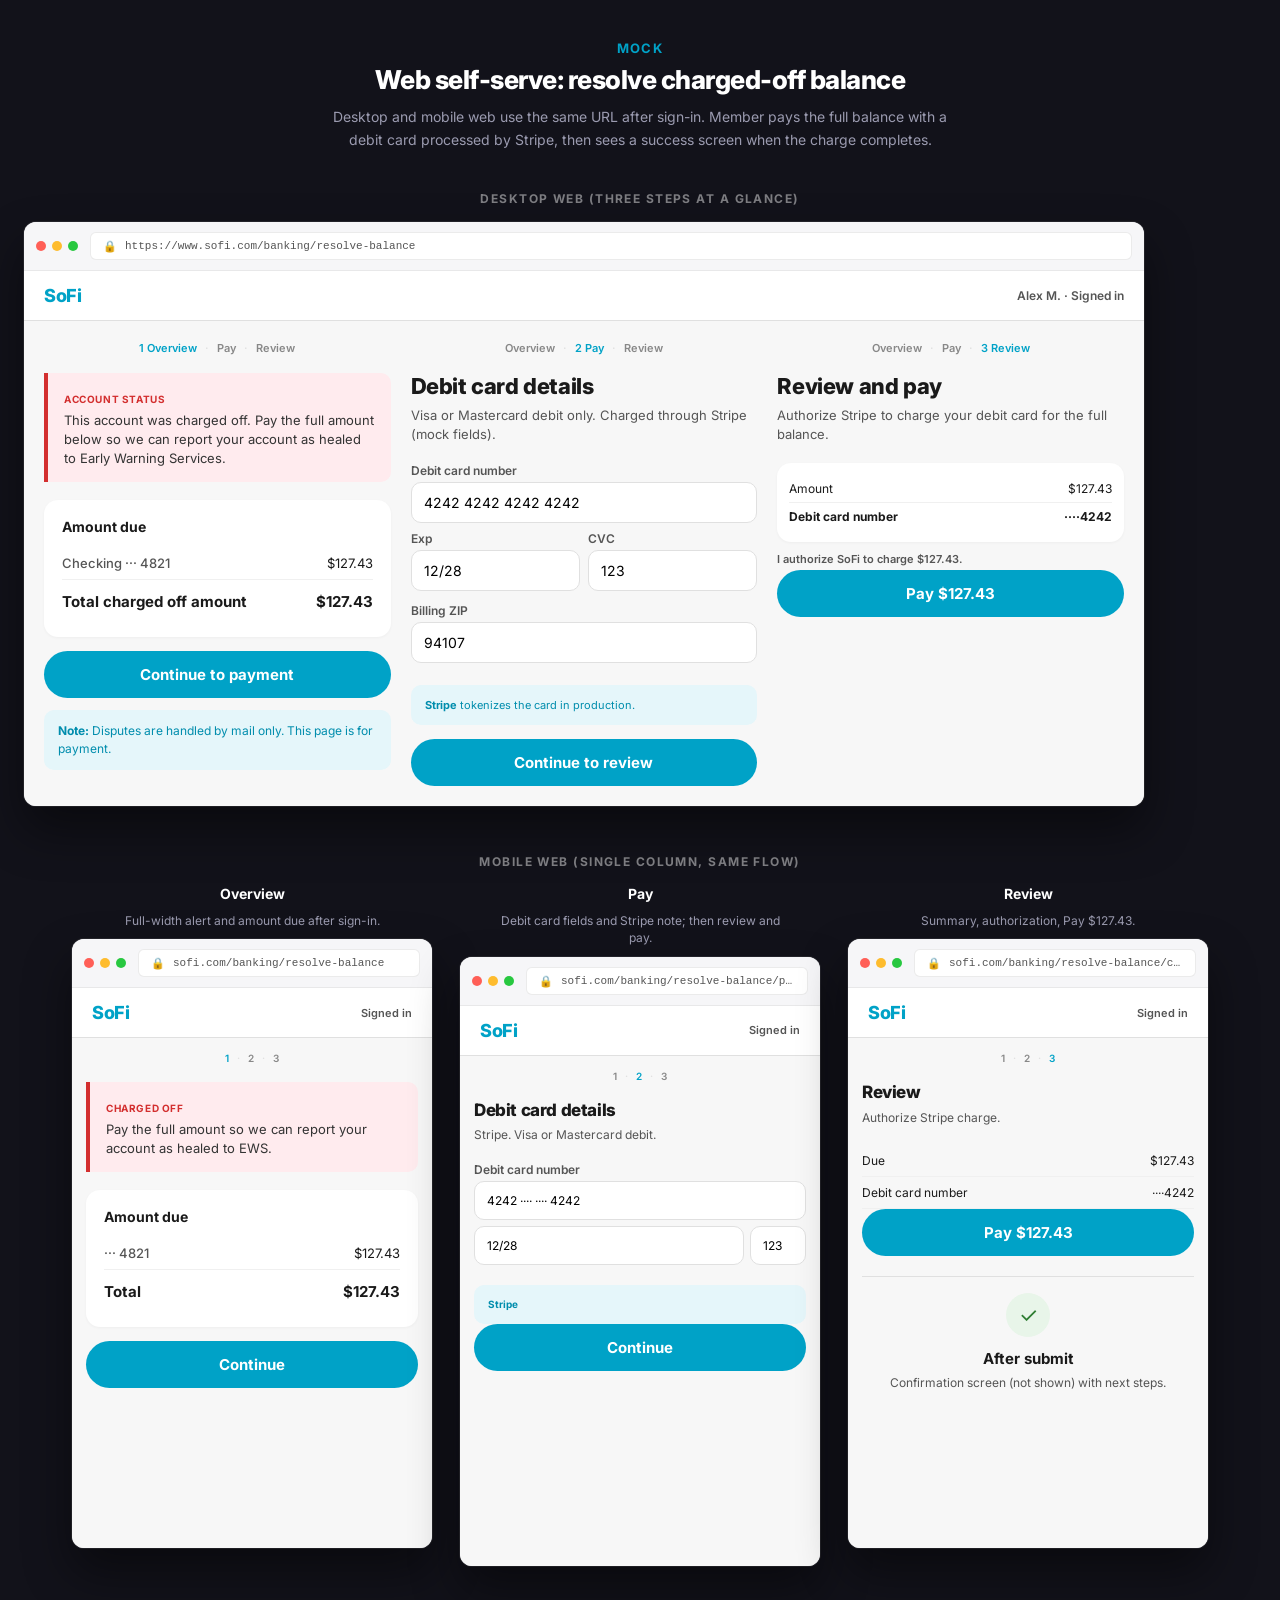
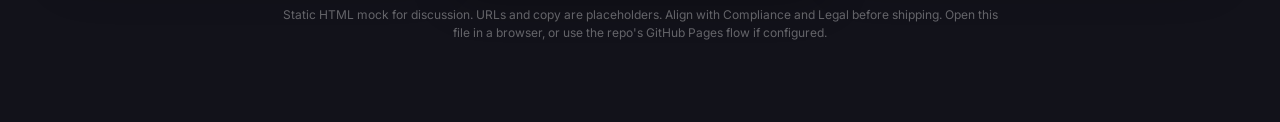
<file: mockups/web-pay-flow.html>
<!DOCTYPE html>
<html lang="en">
<head>
<meta charset="UTF-8">
<meta name="viewport" content="width=device-width, initial-scale=1.0">
<title>EWS Healing: Web Self-Serve (Mock)</title>
<style>
  @import url('https://fonts.googleapis.com/css2?family=Inter:wght@400;500;600;700;800&display=swap');

  :root {
    --black: #1A1A1A;
    --gray-900: #333333;
    --gray-700: #555555;
    --gray-500: #888888;
    --gray-200: #E0E0E0;
    --gray-100: #F0F0F0;
    --bg: #F7F7F7;
    --white: #FFFFFF;
    --sofi-blue: #00A2C7;
    --sofi-blue-dark: #008DAD;
    --sofi-blue-light: #E5F6FA;
    --green: #2E7D32;
    --green-bg: #E8F5E9;
    --red: #D32F2F;
    --red-bg: #FFEBEE;
    --amber: #F57C00;
    --amber-bg: #FFF3E0;
    --chrome-bg: #E8E8ED;
    --chrome-bar: #F6F6F8;
  }

  * { margin: 0; padding: 0; box-sizing: border-box; -webkit-font-smoothing: antialiased; }

  body {
    font-family: 'Inter', -apple-system, BlinkMacSystemFont, sans-serif;
    background: #12121a;
    color: var(--black);
    padding: 40px 24px 80px;
  }

  .page-head {
    max-width: 1200px;
    margin: 0 auto 40px;
    text-align: center;
  }
  .page-head .kicker {
    font-size: 13px;
    font-weight: 700;
    color: var(--sofi-blue);
    letter-spacing: 0.08em;
    text-transform: uppercase;
    margin-bottom: 8px;
  }
  .page-head h1 {
    font-size: 26px;
    font-weight: 800;
    color: #fff;
    letter-spacing: -0.5px;
    margin-bottom: 10px;
  }
  .page-head p {
    font-size: 14px;
    color: #9B9BB0;
    line-height: 1.65;
    max-width: 640px;
    margin: 0 auto;
  }

  .gallery {
    max-width: 1240px;
    margin: 0 auto;
    display: flex;
    flex-direction: column;
    gap: 48px;
  }

  .row-label {
    font-size: 12px;
    font-weight: 700;
    color: rgba(255,255,255,0.45);
    text-transform: uppercase;
    letter-spacing: 0.12em;
    margin-bottom: 16px;
    text-align: center;
  }

  .flow-row {
    display: flex;
    flex-wrap: wrap;
    gap: 28px;
    justify-content: center;
    align-items: flex-start;
  }

  .screen-cap {
    display: flex;
    flex-direction: column;
    align-items: center;
    gap: 10px;
  }
  .cap-title {
    font-size: 14px;
    font-weight: 700;
    color: #fff;
  }
  .cap-desc {
    font-size: 12px;
    color: #9B9BB0;
    text-align: center;
    max-width: 300px;
    line-height: 1.45;
  }

  /* Browser window */
  .browser {
    background: var(--chrome-bg);
    border-radius: 12px;
    overflow: hidden;
    box-shadow:
      0 0 0 1px rgba(255,255,255,0.08),
      0 24px 48px rgba(0,0,0,0.45);
    display: flex;
    flex-direction: column;
  }
  .browser.desktop { width: 360px; }
  .browser.wide { width: min(100%, 1120px); }

  .b-top {
    background: var(--chrome-bar);
    padding: 10px 12px;
    display: flex;
    align-items: center;
    gap: 12px;
    border-bottom: 1px solid rgba(0,0,0,0.06);
  }
  .dots { display: flex; gap: 6px; flex-shrink: 0; }
  .dots span {
    width: 10px;
    height: 10px;
    border-radius: 50%;
  }
  .dots span:nth-child(1) { background: #FF5F57; }
  .dots span:nth-child(2) { background: #FEBC2E; }
  .dots span:nth-child(3) { background: #28C840; }

  .omnibar {
    flex: 1;
    background: #fff;
    border-radius: 6px;
    padding: 6px 12px;
    font-size: 12px;
    color: var(--gray-700);
    border: 1px solid rgba(0,0,0,0.08);
    display: flex;
    align-items: center;
    gap: 8px;
    min-width: 0;
  }
  .lock {
    font-size: 11px;
    color: var(--green);
    flex-shrink: 0;
  }
  .url {
    overflow: hidden;
    text-overflow: ellipsis;
    white-space: nowrap;
    font-family: ui-monospace, 'SF Mono', Menlo, monospace;
    font-size: 11px;
  }

  .b-body {
    background: var(--bg);
    flex: 1;
    min-height: 0;
    display: flex;
    flex-direction: column;
  }

  /* Web app shell inside browser */
  .web-header {
    background: var(--white);
    padding: 14px 20px;
    display: flex;
    align-items: center;
    justify-content: space-between;
    border-bottom: 1px solid var(--gray-200);
  }
  .logo {
    font-size: 18px;
    font-weight: 800;
    color: var(--sofi-blue);
    letter-spacing: -0.5px;
  }
  .web-header .user {
    font-size: 12px;
    font-weight: 600;
    color: var(--gray-700);
  }

  .web-main {
    padding: 20px;
    flex: 1;
    overflow: auto;
  }
  .web-main.narrow { padding: 14px; }

  .stepper {
    display: flex;
    align-items: center;
    justify-content: center;
    gap: 8px;
    margin-bottom: 18px;
    font-size: 11px;
    font-weight: 600;
    color: var(--gray-500);
  }
  .stepper .on { color: var(--sofi-blue); }
  .stepper .sep-dot { color: var(--gray-200); }

  .h1 {
    font-size: 22px;
    font-weight: 800;
    letter-spacing: -0.4px;
    margin-bottom: 6px;
    line-height: 1.2;
  }
  .sub {
    font-size: 13px;
    color: var(--gray-700);
    line-height: 1.5;
    margin-bottom: 18px;
  }

  .alert-banner {
    background: var(--red-bg);
    border-left: 4px solid var(--red);
    border-radius: 0 10px 10px 0;
    padding: 14px 16px;
    margin-bottom: 18px;
  }
  .alert-banner .badge {
    display: inline-block;
    font-size: 10px;
    font-weight: 700;
    text-transform: uppercase;
    letter-spacing: 0.06em;
    color: var(--red);
    margin-bottom: 6px;
  }
  .alert-banner p {
    font-size: 13px;
    color: var(--gray-900);
    line-height: 1.45;
  }

  .card {
    background: var(--white);
    border-radius: 14px;
    padding: 18px;
    box-shadow: 0 1px 3px rgba(0,0,0,0.04);
    margin-bottom: 14px;
  }
  .card h2 {
    font-size: 14px;
    font-weight: 700;
    margin-bottom: 12px;
  }

  .sum-row {
    display: flex;
    justify-content: space-between;
    padding: 8px 0;
    border-bottom: 1px solid var(--gray-100);
    font-size: 13px;
  }
  .sum-row:last-child {
    border-bottom: none;
    font-weight: 700;
    font-size: 15px;
    padding-top: 12px;
  }
  .sum-row .muted { color: var(--gray-700); font-weight: 500; }

  .btn {
    display: inline-flex;
    align-items: center;
    justify-content: center;
    width: 100%;
    padding: 14px 18px;
    font-size: 15px;
    font-weight: 700;
    border: none;
    border-radius: 26px;
    cursor: default;
    font-family: inherit;
  }
  .btn-primary {
    background: var(--sofi-blue);
    color: #fff;
  }
  .btn-outline {
    background: transparent;
    color: var(--black);
    border: 2px solid var(--gray-200);
    margin-top: 10px;
  }

  .info {
    background: var(--sofi-blue-light);
    border-radius: 10px;
    padding: 12px 14px;
    font-size: 12px;
    color: var(--sofi-blue-dark);
    line-height: 1.5;
    margin-top: 12px;
  }

  .copy-block {
    background: var(--gray-100);
    border-radius: 10px;
    padding: 12px 14px;
    margin-bottom: 10px;
  }
  .copy-block .lbl {
    font-size: 10px;
    font-weight: 700;
    text-transform: uppercase;
    letter-spacing: 0.06em;
    color: var(--gray-500);
    margin-bottom: 4px;
  }
  .copy-block .val {
    font-family: ui-monospace, 'SF Mono', Menlo, monospace;
    font-size: 14px;
    font-weight: 700;
    letter-spacing: 0.3px;
  }
  .copy-row-flex {
    display: flex;
    justify-content: space-between;
    align-items: center;
    gap: 10px;
  }
  .mini-btn {
    font-size: 11px;
    font-weight: 700;
    color: var(--sofi-blue);
    background: var(--white);
    border: 1.5px solid var(--sofi-blue);
    border-radius: 6px;
    padding: 5px 10px;
    flex-shrink: 0;
  }

  .tl {
    margin-top: 8px;
  }
  .tl-item {
    display: flex;
    gap: 10px;
    padding: 8px 0;
    font-size: 12px;
    color: var(--gray-700);
    line-height: 1.45;
  }
  .tl-num {
    width: 22px;
    height: 22px;
    border-radius: 50%;
    background: var(--sofi-blue-light);
    color: var(--sofi-blue);
    font-size: 11px;
    font-weight: 800;
    display: flex;
    align-items: center;
    justify-content: center;
    flex-shrink: 0;
  }

  .form-l {
    font-size: 12px;
    font-weight: 600;
    color: var(--gray-700);
    margin-bottom: 4px;
    display: block;
  }
  .form-i {
    width: 100%;
    padding: 11px 12px;
    border: 1.5px solid var(--gray-200);
    border-radius: 10px;
    font-size: 14px;
    font-family: inherit;
    margin-bottom: 12px;
  }

  .ok {
    text-align: center;
    padding: 8px 0 4px;
  }
  .ok-icon {
    width: 52px;
    height: 52px;
    border-radius: 50%;
    background: var(--green-bg);
    color: var(--green);
    font-size: 26px;
    display: flex;
    align-items: center;
    justify-content: center;
    margin: 0 auto 12px;
  }
  .ok h2 { font-size: 18px; margin-bottom: 6px; }
  .ok p { font-size: 13px; color: var(--gray-700); line-height: 1.5; }

  .desktop .web-main .h1 { font-size: 18px; }
  .desktop .sub { font-size: 12px; }

  .wide-flow {
    display: grid;
    grid-template-columns: repeat(3, 1fr);
    gap: 20px;
    align-items: start;
  }
  @media (max-width: 1100px) {
    .wide-flow { grid-template-columns: 1fr; }
  }
  .wide .b-body { min-height: 520px; }

  .footer-note {
    max-width: 720px;
    margin: 40px auto 0;
    text-align: center;
    font-size: 12px;
    color: rgba(255,255,255,0.35);
    line-height: 1.5;
  }
</style>
</head>
<body>

<div class="page-head">
  <div class="kicker">Mock</div>
  <h1>Web self-serve: resolve charged-off balance</h1>
  <p>
    Desktop and mobile web use the same URL after sign-in. Member pays the full balance with a debit card
    processed by Stripe, then sees a success screen when the charge completes.
  </p>
</div>

<div class="gallery">

  <div>
    <div class="row-label">Desktop web (three steps at a glance)</div>
    <div class="browser wide">
      <div class="b-top">
        <div class="dots"><span></span><span></span><span></span></div>
        <div class="omnibar">
          <span class="lock" title="HTTPS">&#128274;</span>
          <span class="url">https://www.sofi.com/banking/resolve-balance</span>
        </div>
      </div>
      <div class="b-body">
        <div class="web-header">
          <span class="logo">SoFi</span>
          <span class="user">Alex M. &middot; Signed in</span>
        </div>
        <div class="web-main">
          <div class="wide-flow">
            <!-- Panel 1 -->
            <div>
              <div class="stepper"><span class="on">1 Overview</span><span class="sep-dot">&middot;</span><span>Pay</span><span class="sep-dot">&middot;</span><span>Review</span></div>
              <div class="alert-banner">
                <div class="badge">Account status</div>
                <p>This account was charged off. Pay the full amount below so we can report your account as healed to Early Warning Services.</p>
              </div>
              <div class="card">
                <h2>Amount due</h2>
                <div class="sum-row"><span class="muted">Checking &middot;&middot;&middot; 4821</span><span>$127.43</span></div>
                <div class="sum-row"><span>Total charged off amount</span><span>$127.43</span></div>
              </div>
              <button type="button" class="btn btn-primary">Continue to payment</button>
              <p class="info"><strong>Note:</strong> Disputes are handled by mail only. This page is for payment.</p>
            </div>
            <!-- Panel 2 -->
            <div>
              <div class="stepper"><span>Overview</span><span class="sep-dot">&middot;</span><span class="on">2 Pay</span><span class="sep-dot">&middot;</span><span>Review</span></div>
              <h1 class="h1">Debit card details</h1>
              <p class="sub">Visa or Mastercard debit only. Charged through Stripe (mock fields).</p>
              <label class="form-l">Debit card number</label>
              <input class="form-i" type="text" value="4242 4242 4242 4242" readonly style="margin-bottom:8px;">
              <div style="display:flex;gap:8px;">
                <div style="flex:1;"><label class="form-l">Exp</label><input class="form-i" type="text" value="12/28" readonly></div>
                <div style="flex:1;"><label class="form-l">CVC</label><input class="form-i" type="text" value="123" readonly></div>
              </div>
              <label class="form-l">Billing ZIP</label>
              <input class="form-i" type="text" value="94107" readonly>
              <p class="info" style="margin-top:10px;font-size:11px;"><strong>Stripe</strong> tokenizes the card in production.</p>
              <button type="button" class="btn btn-primary" style="margin-top:14px;">Continue to review</button>
            </div>
            <!-- Panel 3 -->
            <div>
              <div class="stepper"><span>Overview</span><span class="sep-dot">&middot;</span><span>Pay</span><span class="sep-dot">&middot;</span><span class="on">3 Review</span></div>
              <h1 class="h1">Review and pay</h1>
              <p class="sub">Authorize Stripe to charge your debit card for the full balance.</p>
              <div class="card" style="margin-bottom:10px;padding:12px;">
                <div class="sum-row" style="padding:6px 0;font-size:12px;"><span>Amount</span><span>$127.43</span></div>
                <div class="sum-row" style="padding:6px 0;font-size:12px;border:none;"><span>Debit card number</span><span>····4242</span></div>
              </div>
              <label class="form-l" style="font-size:11px;">I authorize SoFi to charge $127.43.</label>
              <button type="button" class="btn btn-primary">Pay $127.43</button>
            </div>
          </div>
        </div>
      </div>
    </div>
  </div>

  <div>
    <div class="row-label">Mobile web (single column, same flow)</div>
    <div class="flow-row">
      <div class="screen-cap">
        <div class="cap-title">Overview</div>
        <div class="cap-desc">Full-width alert and amount due after sign-in.</div>
        <div class="browser desktop">
          <div class="b-top">
            <div class="dots"><span></span><span></span><span></span></div>
            <div class="omnibar">
              <span class="lock">&#128274;</span>
              <span class="url">sofi.com/banking/resolve-balance</span>
            </div>
          </div>
          <div class="b-body" style="min-height: 560px;">
            <div class="web-header">
              <span class="logo">SoFi</span>
              <span class="user" style="font-size:11px;">Signed in</span>
            </div>
            <div class="web-main narrow">
              <div class="stepper" style="font-size:10px;"><span class="on">1</span><span class="sep-dot">&middot;</span><span>2</span><span class="sep-dot">&middot;</span><span>3</span></div>
              <div class="alert-banner">
                <div class="badge">Charged off</div>
                <p>Pay the full amount so we can report your account as healed to EWS.</p>
              </div>
              <div class="card">
                <h2>Amount due</h2>
                <div class="sum-row"><span class="muted">&middot;&middot;&middot; 4821</span><span>$127.43</span></div>
                <div class="sum-row"><span>Total</span><span>$127.43</span></div>
              </div>
              <button type="button" class="btn btn-primary">Continue</button>
            </div>
          </div>
        </div>
      </div>

      <div class="screen-cap">
        <div class="cap-title">Pay</div>
        <div class="cap-desc">Debit card fields and Stripe note; then review and pay.</div>
        <div class="browser desktop">
          <div class="b-top">
            <div class="dots"><span></span><span></span><span></span></div>
            <div class="omnibar">
              <span class="lock">&#128274;</span>
              <span class="url">sofi.com/banking/resolve-balance/pay</span>
            </div>
          </div>
          <div class="b-body" style="min-height: 560px;">
            <div class="web-header">
              <span class="logo">SoFi</span>
              <span class="user" style="font-size:11px;">Signed in</span>
            </div>
            <div class="web-main narrow">
              <div class="stepper" style="font-size:10px;"><span>1</span><span class="sep-dot">&middot;</span><span class="on">2</span><span class="sep-dot">&middot;</span><span>3</span></div>
              <h1 class="h1" style="font-size:17px;">Debit card details</h1>
              <p class="sub" style="font-size:12px;">Stripe. Visa or Mastercard debit.</p>
              <label class="form-l">Debit card number</label>
              <input class="form-i" type="text" value="4242 ···· ···· 4242" readonly style="font-size:12px;margin-bottom:6px;">
              <div style="display:flex;gap:6px;">
                <input class="form-i" type="text" value="12/28" readonly style="flex:1;font-size:12px;">
                <input class="form-i" type="text" value="123" readonly style="width:56px;font-size:12px;">
              </div>
              <p class="info" style="margin-top:8px;font-size:10px;"><strong>Stripe</strong></p>
              <button type="button" class="btn btn-primary">Continue</button>
            </div>
          </div>
        </div>
      </div>

      <div class="screen-cap">
        <div class="cap-title">Review</div>
        <div class="cap-desc">Summary, authorization, Pay $127.43.</div>
        <div class="browser desktop">
          <div class="b-top">
            <div class="dots"><span></span><span></span><span></span></div>
            <div class="omnibar">
              <span class="lock">&#128274;</span>
              <span class="url">sofi.com/banking/resolve-balance/confirm</span>
            </div>
          </div>
          <div class="b-body" style="min-height: 560px;">
            <div class="web-header">
              <span class="logo">SoFi</span>
              <span class="user" style="font-size:11px;">Signed in</span>
            </div>
            <div class="web-main narrow">
              <div class="stepper" style="font-size:10px;"><span>1</span><span class="sep-dot">&middot;</span><span>2</span><span class="sep-dot">&middot;</span><span class="on">3</span></div>
              <h1 class="h1" style="font-size:17px;">Review</h1>
              <p class="sub" style="font-size:12px;">Authorize Stripe charge.</p>
              <div class="sum-row" style="font-size:12px;padding:8px 0;"><span>Due</span><span>$127.43</span></div>
              <div class="sum-row" style="font-size:12px;padding:8px 0;"><span>Debit card number</span><span>····4242</span></div>
              <button type="button" class="btn btn-primary">Pay $127.43</button>
              <div class="ok" style="margin-top:20px;padding-top:16px;border-top:1px solid var(--gray-200);">
                <div class="ok-icon" style="width:44px;height:44px;font-size:22px;">&#10003;</div>
                <h2 style="font-size:15px;">After submit</h2>
                <p style="font-size:12px;">Confirmation screen (not shown) with next steps.</p>
              </div>
            </div>
          </div>
        </div>
      </div>
    </div>
  </div>

</div>

<p class="footer-note">
  Static HTML mock for discussion. URLs and copy are placeholders. Align with Compliance and Legal before shipping.
  Open this file in a browser, or use the repo&apos;s GitHub Pages flow if configured.
</p>

</body>
</html>
</file>
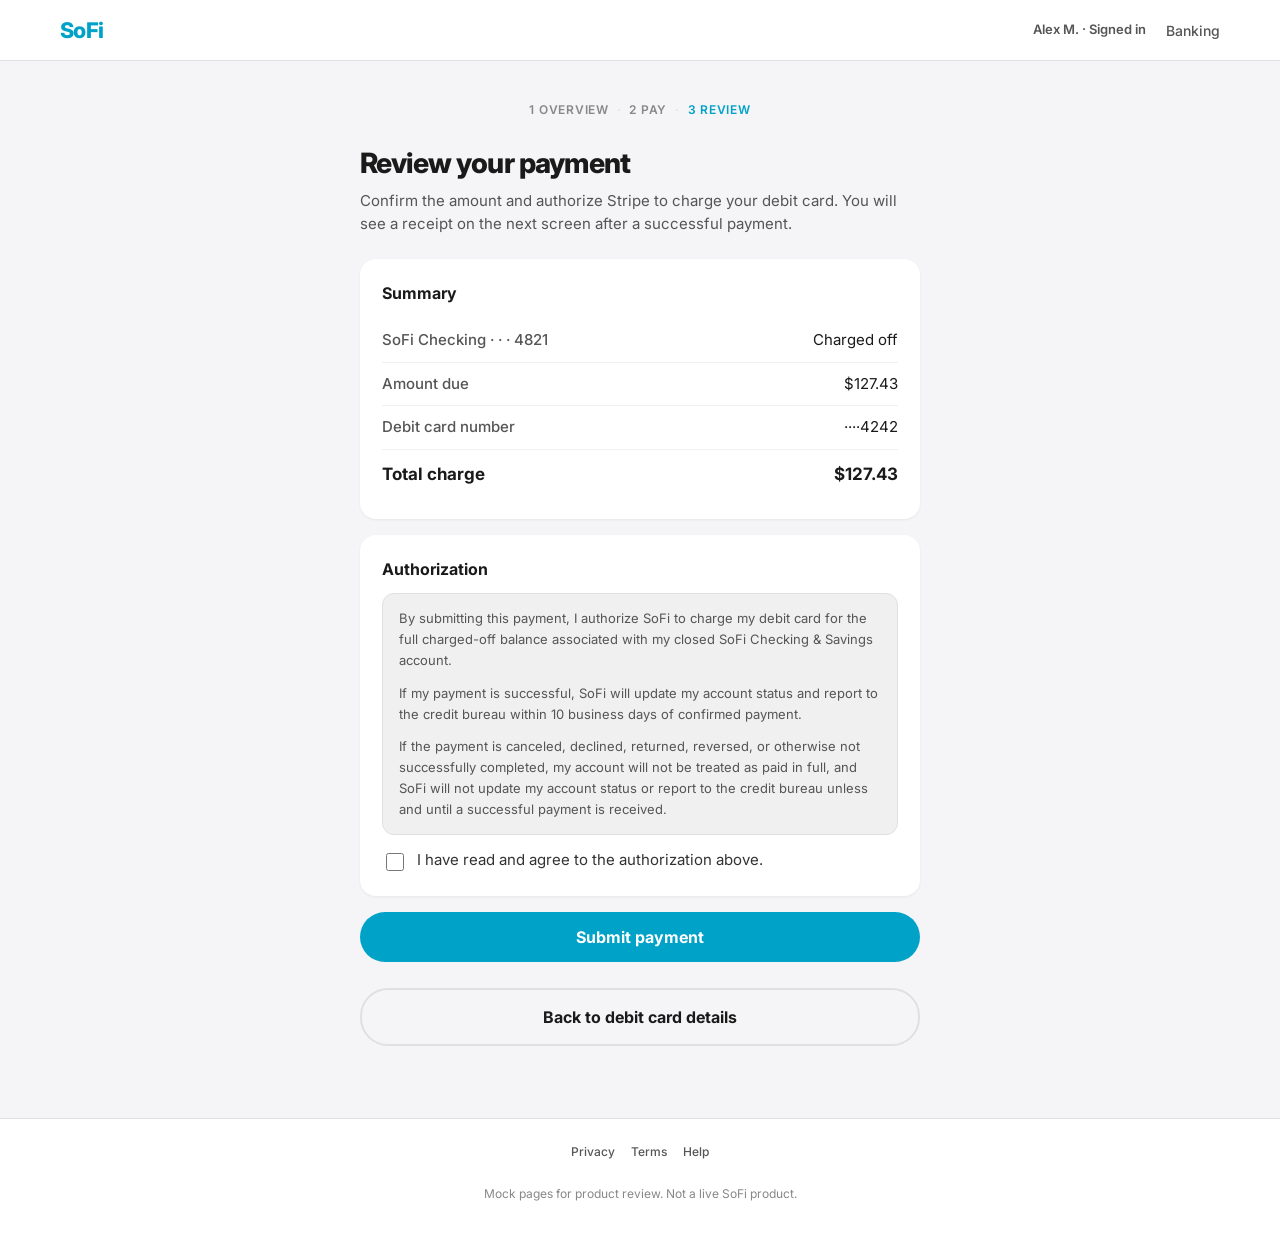
<file: mockups/resolve-balance/confirm.html>
<!DOCTYPE html>
<html lang="en">
<head>
  <meta charset="UTF-8">
  <meta name="viewport" content="width=device-width, initial-scale=1.0">
  <meta name="description" content="Review and pay with debit card (mock)">
  <title>Review payment | SoFi</title>
  <link rel="stylesheet" href="styles.css">
</head>
<body>
  <header class="site-header">
    <div class="site-header__inner">
      <a class="logo" href="index.html">SoFi</a>
      <nav class="header-nav" aria-label="Account">
        <span class="user-pill">Alex M. · Signed in</span>
        <a href="index.html">Banking</a>
      </nav>
    </div>
  </header>

  <main id="main">
    <div class="content">
      <nav class="step-nav" aria-label="Steps">
        <a href="index.html">1 Overview</a>
        <span class="sep" aria-hidden="true">·</span>
        <a href="pay.html">2 Pay</a>
        <span class="sep" aria-hidden="true">·</span>
        <a href="confirm.html" aria-current="page">3 Review</a>
      </nav>

      <h1 class="page-title">Review your payment</h1>
      <p class="lede">
        Confirm the amount and authorize Stripe to charge your debit card. You will see a receipt on the next screen after a successful payment.
      </p>

      <section class="card" aria-labelledby="summary-heading">
        <h2 id="summary-heading">Summary</h2>
        <div class="sum-row">
          <span class="muted">SoFi Checking · · · 4821</span>
          <span>Charged off</span>
        </div>
        <div class="sum-row">
          <span class="muted">Amount due</span>
          <span>$127.43</span>
        </div>
        <div class="sum-row">
          <span class="muted">Debit card number</span>
          <span id="cardMask">····4242</span>
        </div>
        <div class="sum-row">
          <span>Total charge</span>
          <span>$127.43</span>
        </div>
      </section>

      <form action="success.html" method="get" aria-labelledby="auth-heading">
        <div class="card">
          <h2 id="auth-heading" style="font-size:1rem;font-weight:700;margin-bottom:12px;">Authorization</h2>
          <div class="auth-box">
            <p style="margin:0 0 12px;">By submitting this payment, I authorize SoFi to charge my debit card for the full charged-off balance associated with my closed SoFi Checking &amp; Savings account.</p>
            <p style="margin:0 0 12px;">If my payment is successful, SoFi will update my account status and report to the credit bureau within 10 business days of confirmed payment.</p>
            <p style="margin:0;">If the payment is canceled, declined, returned, reversed, or otherwise not successfully completed, my account will not be treated as paid in full, and SoFi will not update my account status or report to the credit bureau unless and until a successful payment is received.</p>
          </div>
          <label class="checkbox-line" style="margin-top:14px;">
            <input type="checkbox" name="authorized" value="1" required>
            <span>I have read and agree to the authorization above.</span>
          </label>
        </div>
        <p>
          <button type="submit" class="btn btn--primary">Submit payment</button>
        </p>
      </form>

      <p>
        <a class="btn btn--secondary" href="pay.html">Back to debit card details</a>
      </p>
    </div>
  </main>

  <footer class="site-footer">
    <div class="site-footer__inner">
      <div class="footer-links">
        <a href="#">Privacy</a>
        <a href="#">Terms</a>
        <a href="#">Help</a>
      </div>
      <p>Mock pages for product review. Not a live SoFi product.</p>
    </div>
  </footer>

  <script>
    (function () {
      var el = document.getElementById("cardMask");
      if (!el) return;
      var last4 = "4242";
      try {
        last4 = sessionStorage.getItem("mockCardLast4") || last4;
      } catch (e) {}
      el.textContent = "····" + last4;
    })();
  </script>
</body>
</html>
</file>
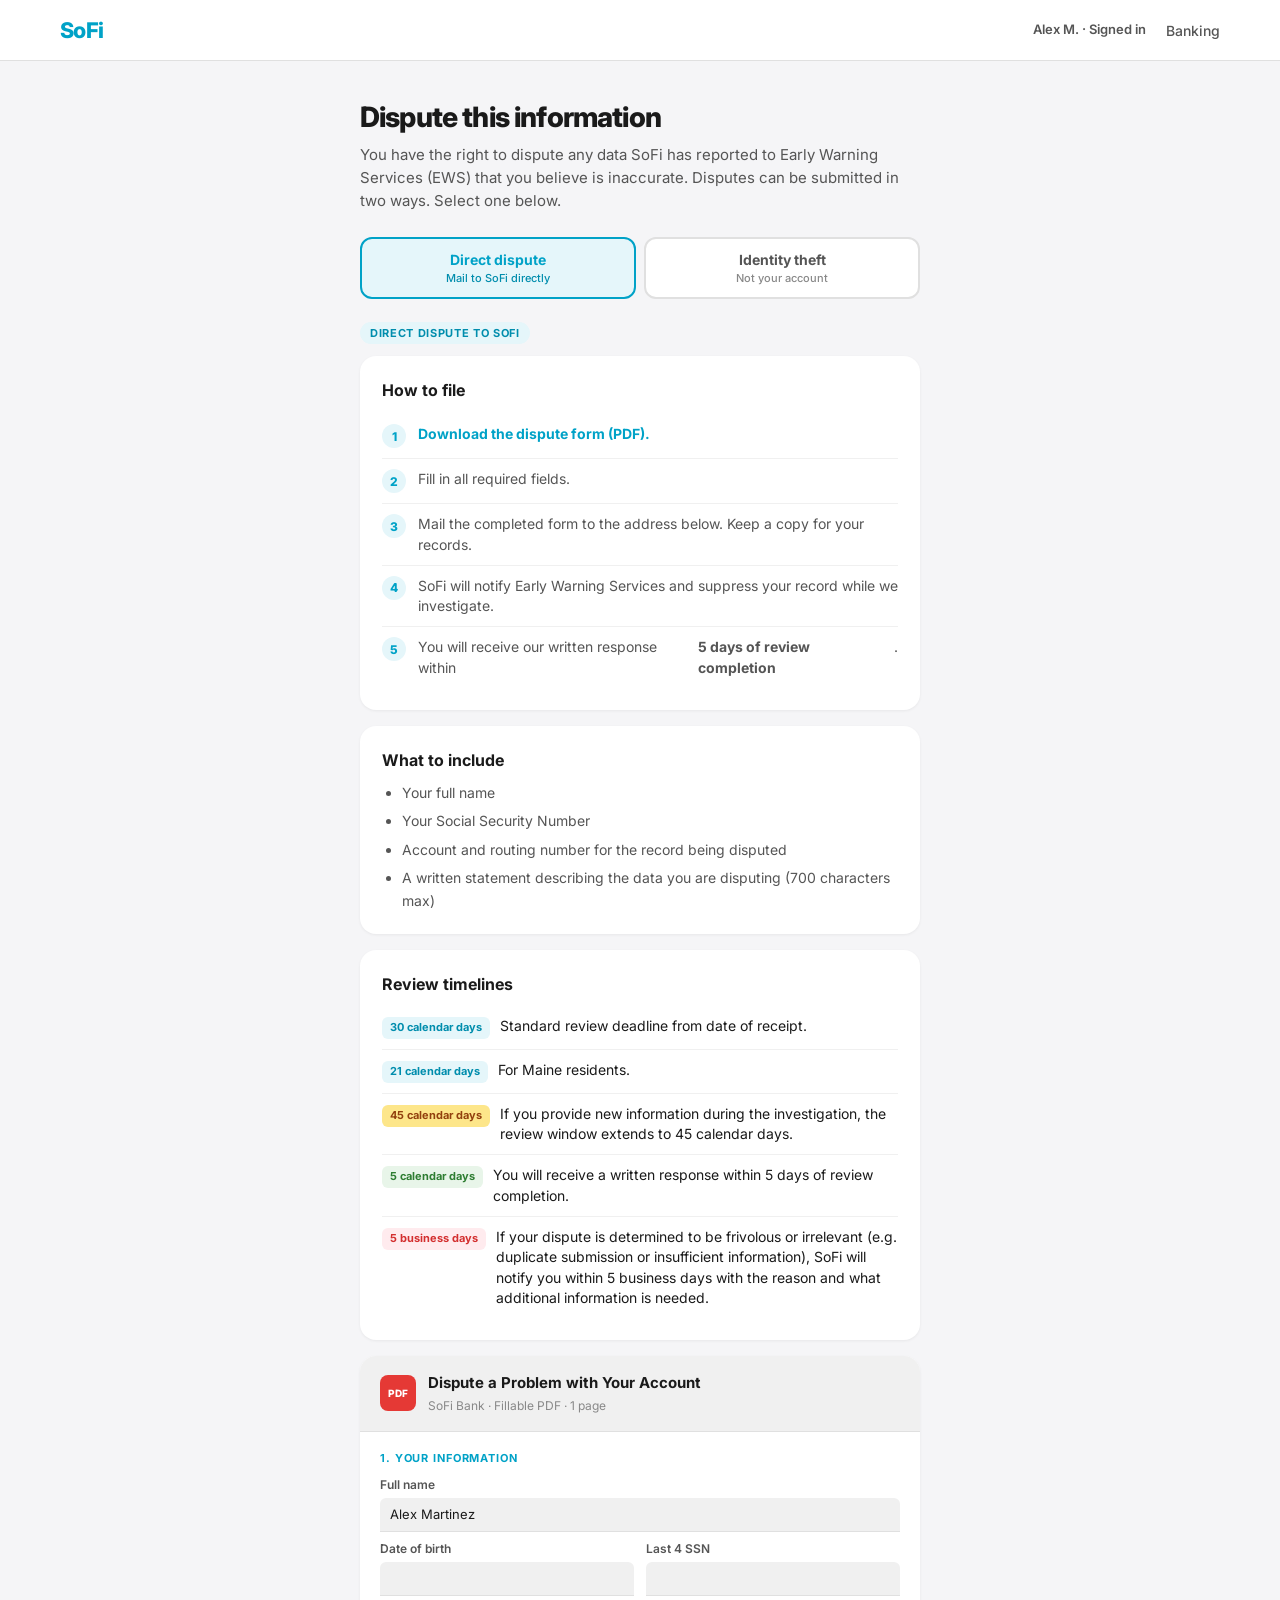
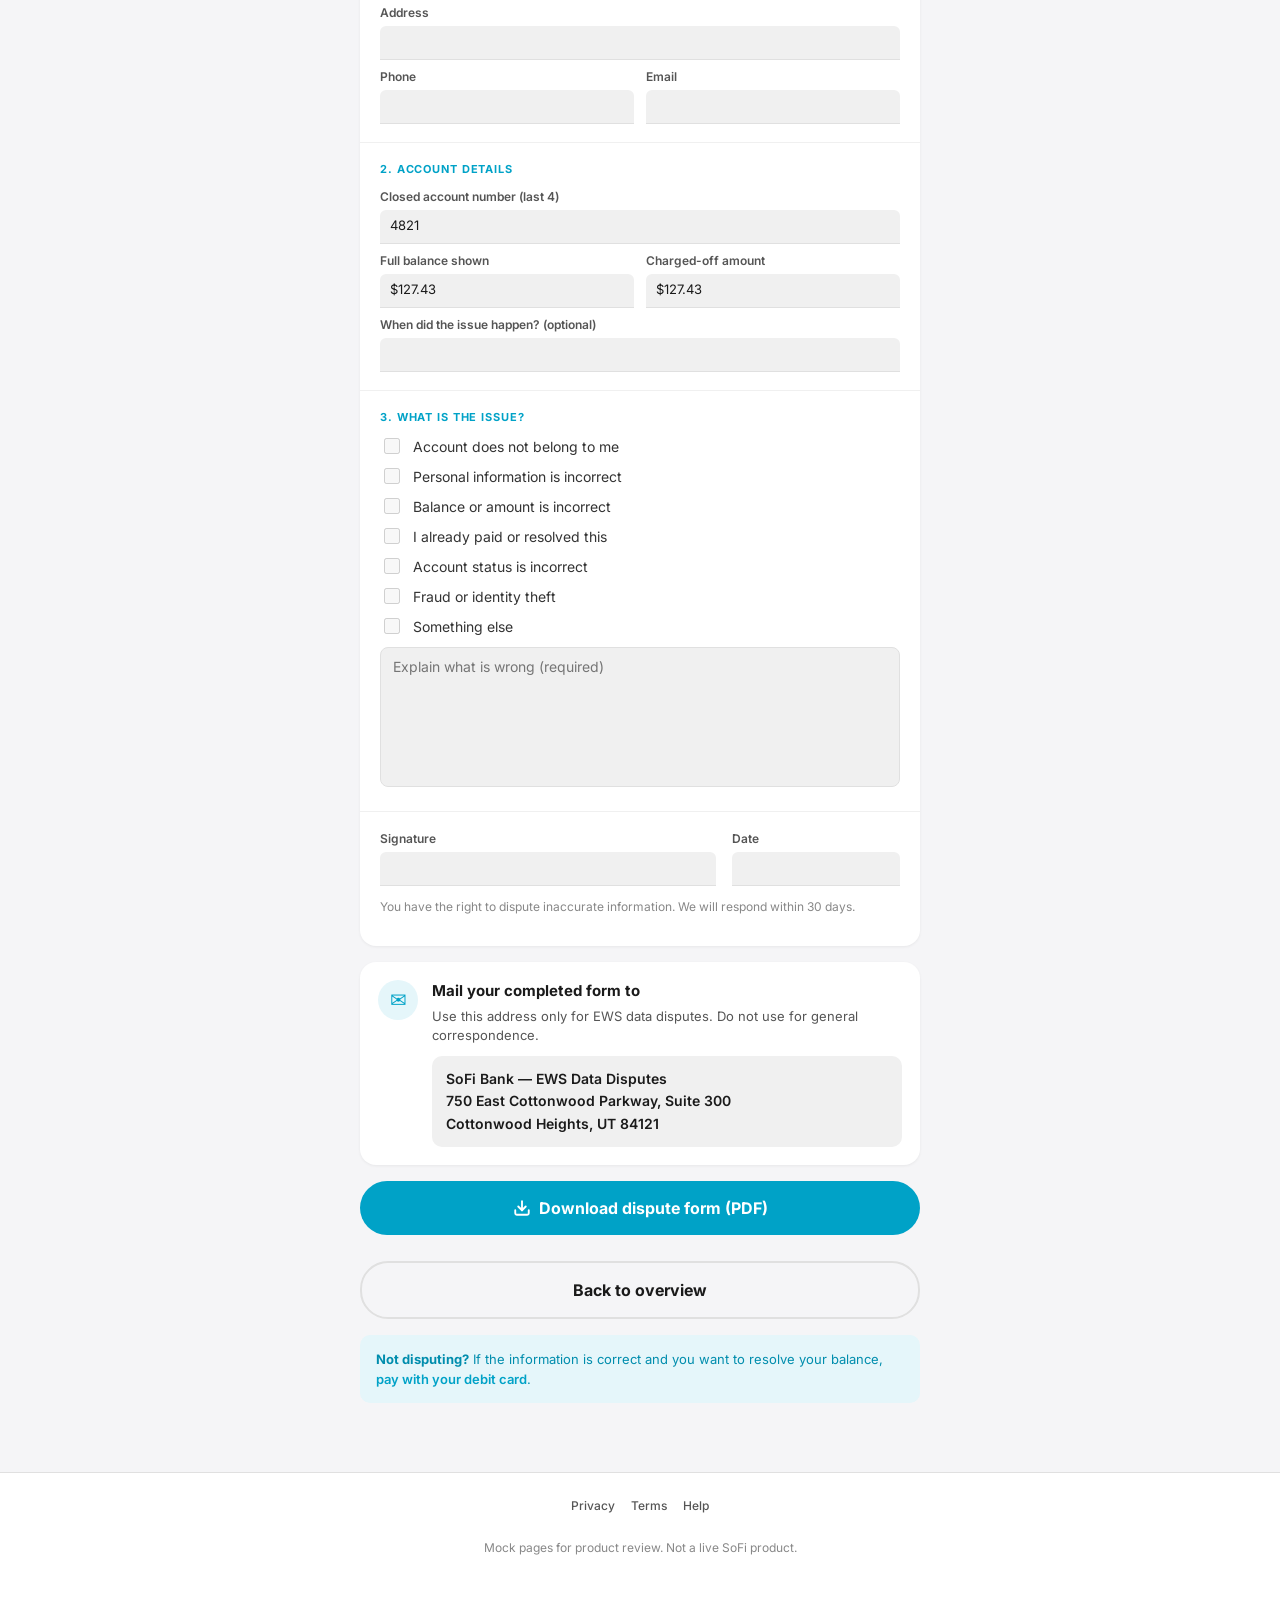
<file: mockups/resolve-balance/dispute.html>
<!DOCTYPE html>
<html lang="en">
<head>
  <meta charset="UTF-8">
  <meta name="viewport" content="width=device-width, initial-scale=1.0">
  <meta name="description" content="Dispute information on your account (mock)">
  <title>Dispute this information | SoFi</title>
  <link rel="stylesheet" href="styles.css">
  <style>
    .dispute-type-tabs {
      display: flex;
      gap: 8px;
      margin-bottom: 20px;
      flex-wrap: wrap;
    }
    .dispute-tab {
      flex: 1;
      min-width: 140px;
      padding: 12px 14px;
      background: var(--white);
      border: 2px solid var(--gray-200);
      border-radius: 12px;
      cursor: pointer;
      text-align: center;
      font-size: 0.875rem;
      font-weight: 700;
      color: var(--gray-700);
      transition: all 0.15s;
      font-family: inherit;
    }
    .dispute-tab.active {
      border-color: var(--sofi-blue);
      color: var(--sofi-blue);
      background: var(--sofi-blue-light);
    }
    .dispute-tab .tab-sub {
      font-size: 0.6875rem;
      font-weight: 500;
      color: var(--gray-500);
      margin-top: 3px;
    }
    .dispute-tab.active .tab-sub {
      color: var(--sofi-blue-dark);
    }

    .dispute-panel { display: none; }
    .dispute-panel.active { display: block; }

    .timeline-row {
      display: flex;
      gap: 10px;
      padding: 10px 0;
      border-bottom: 1px solid var(--gray-100);
      font-size: 0.875rem;
      line-height: 1.45;
    }
    .timeline-row:last-child { border-bottom: none; }
    .timeline-badge {
      flex-shrink: 0;
      font-size: 0.6875rem;
      font-weight: 700;
      padding: 3px 8px;
      border-radius: 6px;
      white-space: nowrap;
      height: fit-content;
      margin-top: 1px;
    }
    .badge-blue { background: var(--sofi-blue-light); color: var(--sofi-blue-dark); }
    .badge-amber { background: var(--amber-bg); color: var(--amber); }
    .badge-green { background: var(--green-bg); color: var(--green); }
    .badge-red { background: var(--red-bg); color: var(--red); }

    .req-list {
      margin: 0;
      padding-left: 1.25rem;
      font-size: 0.875rem;
      color: var(--gray-700);
      line-height: 1.6;
    }
    .req-list li { margin-bottom: 6px; }
    .req-list li:last-child { margin-bottom: 0; }

    .type-badge {
      display: inline-flex;
      font-size: 0.6875rem;
      font-weight: 700;
      text-transform: uppercase;
      letter-spacing: 0.06em;
      padding: 3px 10px;
      border-radius: 20px;
      margin-bottom: 12px;
    }
    .type-badge.direct { background: var(--sofi-blue-light); color: var(--sofi-blue-dark); }
    .type-badge.indirect { background: var(--amber-bg); color: var(--amber); }
    .type-badge.idtheft { background: var(--red-bg); color: var(--red); }

    .form-preview {
      background: var(--white);
      border-radius: 16px;
      box-shadow: 0 1px 3px rgba(0,0,0,0.06);
      overflow: hidden;
      margin-bottom: 16px;
    }
    .form-preview__header {
      background: var(--gray-100);
      padding: 16px 20px;
      border-bottom: 1px solid var(--gray-200);
      display: flex;
      align-items: center;
      gap: 12px;
    }
    .pdf-icon {
      width: 36px; height: 36px; border-radius: 8px; background: #E53935; color: #fff;
      font-size: 0.625rem; font-weight: 800; display: flex; align-items: center;
      justify-content: center; flex-shrink: 0; letter-spacing: 0.02em;
    }
    .form-preview__title { font-size: 0.9375rem; font-weight: 700; color: var(--black); }
    .form-preview__subtitle { font-size: 0.75rem; color: var(--gray-500); margin-top: 2px; }
    .form-section {
      padding: 18px 20px;
      border-bottom: 1px solid var(--gray-100);
    }
    .form-section:last-child { border-bottom: none; }
    .form-section__label {
      font-size: 0.6875rem; font-weight: 700; text-transform: uppercase;
      letter-spacing: 0.08em; color: var(--sofi-blue); margin-bottom: 10px;
    }
    .field-row { display: flex; gap: 12px; margin-bottom: 8px; flex-wrap: wrap; }
    .field-row:last-child { margin-bottom: 0; }
    .field-item { flex: 1; min-width: 120px; }
    .field-item label { display: block; font-size: 0.75rem; font-weight: 600; color: var(--gray-700); margin-bottom: 4px; }
    .field-item .field-line {
      height: 34px; border-bottom: 1.5px solid var(--gray-200); background: var(--gray-100);
      border-radius: 6px 6px 0 0; padding: 0 10px; display: flex; align-items: center;
      font-size: 0.8125rem; color: var(--gray-400);
    }
    .field-item.full { flex: 0 0 100%; }
    .checkbox-list { display: flex; flex-direction: column; gap: 8px; }
    .checkbox-list label { display: flex; align-items: center; gap: 10px; font-size: 0.875rem; color: var(--gray-900); cursor: default; }
    .checkbox-list input[type="checkbox"] { width: 16px; height: 16px; flex-shrink: 0; }
    .explain-field {
      width: 100%; min-height: 140px; border: 1.5px solid var(--gray-200);
      border-radius: 8px; padding: 10px 12px; font-size: 0.875rem; color: var(--gray-400);
      font-family: inherit; resize: none; margin-top: 10px; background: var(--gray-100);
    }
    .char-note {
      font-size: 0.6875rem; color: var(--gray-500); margin-top: 4px; line-height: 1.4;
    }
    .sig-row { display: flex; gap: 16px; }
    .sig-row .field-item:first-child { flex: 2; }
    .sig-row .field-item:last-child { flex: 1; }

    .mail-card {
      display: flex; gap: 14px; align-items: flex-start; background: var(--white);
      border-radius: 16px; padding: 18px; box-shadow: 0 1px 3px rgba(0,0,0,0.06); margin-bottom: 16px;
    }
    .mail-icon {
      width: 40px; height: 40px; border-radius: 50%; background: var(--sofi-blue-light);
      color: var(--sofi-blue); font-size: 1.25rem; display: flex; align-items: center;
      justify-content: center; flex-shrink: 0;
    }
    .mail-card h2 { font-size: 0.9375rem; font-weight: 700; margin: 0 0 4px; }
    .mail-card p { font-size: 0.8125rem; color: var(--gray-700); line-height: 1.5; margin: 0; }
    .address-block {
      font-style: normal; font-size: 0.875rem; font-weight: 600; line-height: 1.6;
      color: var(--black); background: var(--gray-100); border-radius: 10px;
      padding: 12px 14px; margin-top: 10px; display: block;
    }
    .btn-download {
      display: inline-flex; align-items: center; justify-content: center; gap: 8px; width: 100%;
      padding: 15px 20px; font-size: 1rem; font-weight: 700; font-family: inherit;
      background: var(--sofi-blue); color: #fff; border: none; border-radius: 28px;
      text-decoration: none; cursor: pointer;
    }
    .btn-download:hover { background: var(--sofi-blue-dark); text-decoration: none; }
    .btn-download svg { flex-shrink: 0; }
    .steps-list { counter-reset: steps; list-style: none; padding: 0; margin: 0; }
    .steps-list li {
      counter-increment: steps; display: flex; gap: 12px; padding: 10px 0;
      font-size: 0.875rem; color: var(--gray-700); line-height: 1.45;
      border-bottom: 1px solid var(--gray-100);
    }
    .steps-list li:last-child { border-bottom: none; }
    .steps-list li::before {
      content: counter(steps); width: 24px; height: 24px; border-radius: 50%;
      background: var(--sofi-blue-light); color: var(--sofi-blue); font-size: 0.75rem;
      font-weight: 800; display: flex; align-items: center; justify-content: center; flex-shrink: 0;
    }
  </style>
</head>
<body>
  <header class="site-header">
    <div class="site-header__inner">
      <a class="logo" href="index.html">SoFi</a>
      <nav class="header-nav" aria-label="Account">
        <span class="user-pill">Alex M. · Signed in</span>
        <a href="index.html">Banking</a>
      </nav>
    </div>
  </header>

  <main id="main">
    <div class="content">
      <h1 class="page-title">Dispute this information</h1>
      <p class="lede">
        You have the right to dispute any data SoFi has reported to Early Warning Services (EWS) that you believe is inaccurate. Disputes can be submitted in two ways. Select one below.
      </p>

      <!-- Type tabs -->
      <div class="dispute-type-tabs" role="tablist" aria-label="Dispute type">
        <button class="dispute-tab active" role="tab" aria-selected="true" aria-controls="panel-direct" onclick="switchTab('direct', this)">
          Direct dispute
          <div class="tab-sub">Mail to SoFi directly</div>
        </button>
        <button class="dispute-tab" role="tab" aria-selected="false" aria-controls="panel-idtheft" onclick="switchTab('idtheft', this)">
          Identity theft
          <div class="tab-sub">Not your account</div>
        </button>
      </div>

      <!-- ===== DIRECT ===== -->
      <div id="panel-direct" class="dispute-panel active" role="tabpanel">
        <span class="type-badge direct">Direct dispute to SoFi</span>

        <div class="card" style="margin-bottom:16px;">
          <h2 style="margin-bottom:12px;">How to file</h2>
          <ol class="steps-list">
            <li><a href="SoFi_Dispute_Form.pdf" download="SoFi_Dispute_Form.pdf" style="color:var(--sofi-blue);font-weight:700;">Download the dispute form (PDF).</a></li>
            <li>Fill in all required fields.</li>
            <li>Mail the completed form to the address below. Keep a copy for your records.</li>
            <li>SoFi will notify Early Warning Services and suppress your record while we investigate.</li>
            <li>You will receive our written response within <strong>5 days of review completion</strong>.</li>
          </ol>
        </div>

        <div class="card" style="margin-bottom:16px;">
          <h2 style="margin-bottom:10px;">What to include</h2>
          <ul class="req-list">
            <li>Your full name</li>
            <li>Your Social Security Number</li>
            <li>Account and routing number for the record being disputed</li>
            <li>A written statement describing the data you are disputing (700 characters max)</li>
          </ul>
        </div>

        <div class="card" style="margin-bottom:16px;">
          <h2 style="margin-bottom:10px;">Review timelines</h2>
          <div class="timeline-row">
            <span class="timeline-badge badge-blue">30 calendar days</span>
            <span>Standard review deadline from date of receipt.</span>
          </div>
          <div class="timeline-row">
            <span class="timeline-badge badge-blue">21 calendar days</span>
            <span>For Maine residents.</span>
          </div>
          <div class="timeline-row">
            <span class="timeline-badge badge-amber">45 calendar days</span>
            <span>If you provide new information during the investigation, the review window extends to 45 calendar days.</span>
          </div>
          <div class="timeline-row">
            <span class="timeline-badge badge-green">5 calendar days</span>
            <span>You will receive a written response within 5 days of review completion.</span>
          </div>
          <div class="timeline-row">
            <span class="timeline-badge badge-red">5 business days</span>
            <span>If your dispute is determined to be frivolous or irrelevant (e.g. duplicate submission or insufficient information), SoFi will notify you within 5 business days with the reason and what additional information is needed.</span>
          </div>
        </div>

        <!-- Form preview -->
        <div class="form-preview">
          <div class="form-preview__header">
            <div class="pdf-icon">PDF</div>
            <div>
              <div class="form-preview__title">Dispute a Problem with Your Account</div>
              <div class="form-preview__subtitle">SoFi Bank &middot; Fillable PDF &middot; 1 page</div>
            </div>
          </div>
          <div class="form-section">
            <div class="form-section__label">1. Your information</div>
            <div class="field-row">
              <div class="field-item full"><label>Full name</label><div class="field-line">Alex Martinez</div></div>
            </div>
            <div class="field-row">
              <div class="field-item"><label>Date of birth</label><div class="field-line"></div></div>
              <div class="field-item"><label>Last 4 SSN</label><div class="field-line"></div></div>
            </div>
            <div class="field-row">
              <div class="field-item full"><label>Address</label><div class="field-line"></div></div>
            </div>
            <div class="field-row">
              <div class="field-item"><label>Phone</label><div class="field-line"></div></div>
              <div class="field-item"><label>Email</label><div class="field-line"></div></div>
            </div>
          </div>
          <div class="form-section">
            <div class="form-section__label">2. Account details</div>
            <div class="field-row">
              <div class="field-item full"><label>Closed account number (last 4)</label><div class="field-line">4821</div></div>
            </div>
            <div class="field-row">
              <div class="field-item"><label>Full balance shown</label><div class="field-line">$127.43</div></div>
              <div class="field-item"><label>Charged-off amount</label><div class="field-line">$127.43</div></div>
            </div>
            <div class="field-row">
              <div class="field-item full"><label>When did the issue happen? (optional)</label><div class="field-line"></div></div>
            </div>
          </div>
          <div class="form-section">
            <div class="form-section__label">3. What is the issue?</div>
            <div class="checkbox-list">
              <label><input type="checkbox" disabled> Account does not belong to me</label>
              <label><input type="checkbox" disabled> Personal information is incorrect</label>
              <label><input type="checkbox" disabled> Balance or amount is incorrect</label>
              <label><input type="checkbox" disabled> I already paid or resolved this</label>
              <label><input type="checkbox" disabled> Account status is incorrect</label>
              <label><input type="checkbox" disabled> Fraud or identity theft</label>
              <label><input type="checkbox" disabled> Something else</label>
            </div>
            <textarea class="explain-field" disabled placeholder="Explain what is wrong (required)"></textarea>
          </div>
          <div class="form-section">
            <div class="sig-row">
              <div class="field-item"><label>Signature</label><div class="field-line"></div></div>
              <div class="field-item"><label>Date</label><div class="field-line"></div></div>
            </div>
            <p style="font-size:0.75rem;color:var(--gray-500);margin-top:12px;line-height:1.5;">
              You have the right to dispute inaccurate information. We will respond within 30 days.
            </p>
          </div>
        </div>

        <div class="mail-card">
          <div class="mail-icon">&#9993;</div>
          <div>
            <h2>Mail your completed form to</h2>
            <p>Use this address only for EWS data disputes. Do not use for general correspondence.</p>
            <address class="address-block">
              SoFi Bank &mdash; EWS Data Disputes<br>
              750 East Cottonwood Parkway, Suite 300<br>
              Cottonwood Heights, UT 84121
            </address>
          </div>
        </div>

        <a class="btn-download" href="SoFi_Dispute_Form.pdf" download="SoFi_Dispute_Form.pdf">
          <svg width="18" height="18" viewBox="0 0 24 24" fill="none" stroke="currentColor" stroke-width="2.5" stroke-linecap="round" stroke-linejoin="round" aria-hidden="true">
            <path d="M21 15v4a2 2 0 0 1-2 2H5a2 2 0 0 1-2-2v-4"/>
            <polyline points="7 10 12 15 17 10"/>
            <line x1="12" y1="15" x2="12" y2="3"/>
          </svg>
          Download dispute form (PDF)
        </a>
      </div>

      <!-- ===== IDENTITY THEFT ===== -->
      <div id="panel-idtheft" class="dispute-panel" role="tabpanel">
        <span class="type-badge idtheft">Identity theft dispute</span>

        <div class="card" style="margin-bottom:16px;">
          <h2 style="margin-bottom:12px;">When to use this</h2>
          <p style="font-size:0.9375rem;color:var(--gray-700);line-height:1.55;">
            Use this dispute type if you believe someone opened this account or incurred charges without your knowledge or consent during the disputed time period.
          </p>
        </div>

        <div class="card" style="margin-bottom:16px;">
          <h2 style="margin-bottom:10px;">What to include</h2>
          <ul class="req-list">
            <li>A statement alleging identity theft during the time frame of the disputed activity.</li>
            <li>A statement that the record(s), transaction(s), or inquiry(s) are not yours.</li>
            <li>A copy of an accepted identity theft report. Accepted forms include:
              <ul style="margin-top:6px;padding-left:1rem;">
                <li>FTC Identity Theft affidavit (identitytheft.gov)</li>
                <li>Police department report</li>
                <li>Identity theft report filed with a state Attorney General</li>
                <li>US Postal Inspection Service report</li>
              </ul>
            </li>
          </ul>
        </div>

        <div class="card" style="margin-bottom:16px;">
          <h2 style="margin-bottom:10px;">What happens after you file</h2>
          <div class="timeline-row">
            <span class="timeline-badge badge-red">Step 1</span>
            <span>SoFi places an ID theft flag on the record and stops furnishing related information to EWS while the investigation is open.</span>
          </div>
          <div class="timeline-row">
            <span class="timeline-badge badge-blue">Step 2</span>
            <span>If EWS determines the dispute qualifies, they place a block on the applicable record in their system and submit an investigation request to SoFi.</span>
          </div>
          <div class="timeline-row">
            <span class="timeline-badge badge-green">If upheld</span>
            <span>SoFi agrees the dispute is valid. The EWS block remains in place and the record stays suppressed.</span>
          </div>
          <div class="timeline-row">
            <span class="timeline-badge badge-amber">If denied</span>
            <span>SoFi determines the reported information is accurate, provides supporting documentation to EWS. EWS unblocks the record and notifies you that it was reinserted.</span>
          </div>
        </div>

        <div class="mail-card">
          <div class="mail-icon">&#9993;</div>
          <div>
            <h2>Submit identity theft disputes by mail</h2>
            <p>Include your identity theft report and all required documentation.</p>
            <address class="address-block">
              SoFi Bank &mdash; EWS Data Disputes<br>
              750 East Cottonwood Parkway, Suite 300<br>
              Cottonwood Heights, UT 84121
            </address>
          </div>
        </div>

        <a class="btn-download" href="SoFi_Dispute_Form.pdf" download="SoFi_Dispute_Form.pdf">
          <svg width="18" height="18" viewBox="0 0 24 24" fill="none" stroke="currentColor" stroke-width="2.5" stroke-linecap="round" stroke-linejoin="round" aria-hidden="true">
            <path d="M21 15v4a2 2 0 0 1-2 2H5a2 2 0 0 1-2-2v-4"/>
            <polyline points="7 10 12 15 17 10"/>
            <line x1="12" y1="15" x2="12" y2="3"/>
          </svg>
          Download dispute form (PDF)
        </a>
      </div>

      <p style="margin-top: 16px;">
        <a class="btn btn--secondary" href="index.html">Back to overview</a>
      </p>

      <p class="note" style="margin-top:16px;">
        <strong>Not disputing?</strong> If the information is correct and you want to resolve your balance, <a href="pay.html">pay with your debit card</a>.
      </p>
    </div>
  </main>

  <footer class="site-footer">
    <div class="site-footer__inner">
      <div class="footer-links">
        <a href="#">Privacy</a>
        <a href="#">Terms</a>
        <a href="#">Help</a>
      </div>
      <p>Mock pages for product review. Not a live SoFi product.</p>
    </div>
  </footer>

  <script>
    function switchTab(type, el) {
      document.querySelectorAll('.dispute-tab').forEach(function(t) {
        t.classList.remove('active');
        t.setAttribute('aria-selected', 'false');
      });
      document.querySelectorAll('.dispute-panel').forEach(function(p) {
        p.classList.remove('active');
      });
      el.classList.add('active');
      el.setAttribute('aria-selected', 'true');
      document.getElementById('panel-' + type).classList.add('active');
    }
  </script>
</body>
</html>
</file>
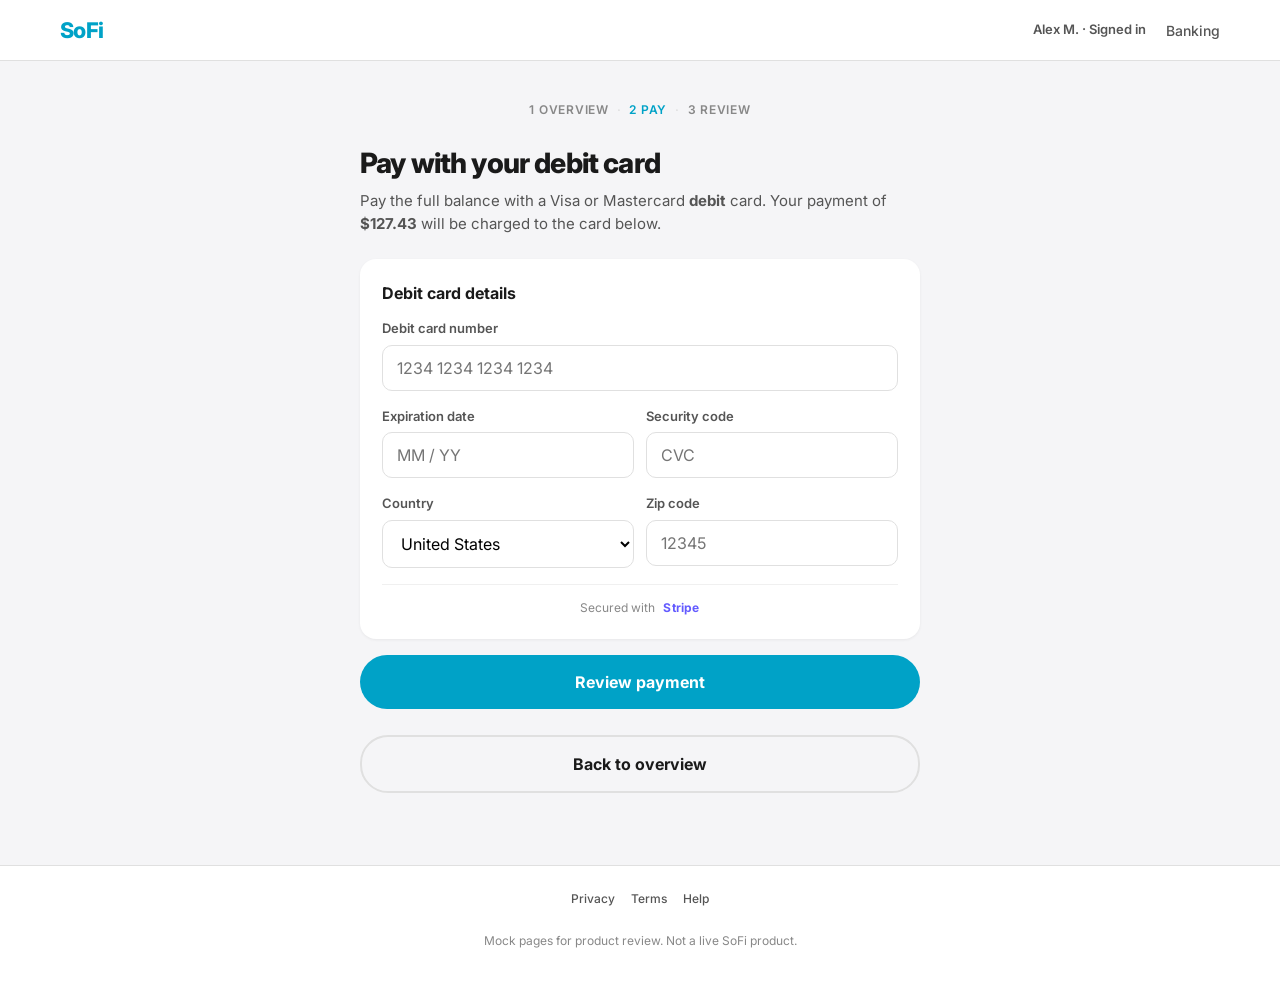
<file: mockups/resolve-balance/pay.html>
<!DOCTYPE html>
<html lang="en">
<head>
  <meta charset="UTF-8">
  <meta name="viewport" content="width=device-width, initial-scale=1.0">
  <meta name="description" content="Enter debit card details (mock)">
  <title>Pay with debit card | SoFi</title>
  <link rel="stylesheet" href="styles.css">
</head>
<body>
  <header class="site-header">
    <div class="site-header__inner">
      <a class="logo" href="index.html">SoFi</a>
      <nav class="header-nav" aria-label="Account">
        <span class="user-pill">Alex M. · Signed in</span>
        <a href="index.html">Banking</a>
      </nav>
    </div>
  </header>

  <main id="main">
    <div class="content">
      <nav class="step-nav" aria-label="Steps">
        <a href="index.html">1 Overview</a>
        <span class="sep" aria-hidden="true">·</span>
        <a href="pay.html" aria-current="page">2 Pay</a>
        <span class="sep" aria-hidden="true">·</span>
        <a href="confirm.html">3 Review</a>
      </nav>

      <h1 class="page-title">Pay with your debit card</h1>
      <p class="lede">
        Pay the full balance with a Visa or Mastercard <strong>debit</strong> card. Your payment of <strong>$127.43</strong> will be charged to the card below.
      </p>

      <section class="card" aria-labelledby="card-heading">
        <h2 id="card-heading">Debit card details</h2>
        <div class="form-group">
          <label for="cardnumber">Debit card number</label>
          <input type="text" id="cardnumber" name="cardnumber" inputmode="numeric" autocomplete="cc-number" placeholder="1234 1234 1234 1234" maxlength="19">
        </div>
        <div class="form-row-2">
          <div class="form-group" style="margin-bottom: 0;">
            <label for="exp">Expiration date</label>
            <input type="text" id="exp" name="exp" placeholder="MM / YY" autocomplete="cc-exp" maxlength="7">
          </div>
          <div class="form-group" style="margin-bottom: 0;">
            <label for="cvc">Security code</label>
            <input type="text" id="cvc" name="cvc" inputmode="numeric" placeholder="CVC" autocomplete="cc-csc" maxlength="4">
          </div>
        </div>
        <div class="form-row-2" style="margin-top: 16px;">
          <div class="form-group" style="margin-bottom: 0;">
            <label for="country">Country</label>
            <select id="country" name="country" autocomplete="country">
              <option selected>United States</option>
            </select>
          </div>
          <div class="form-group" style="margin-bottom: 0;">
            <label for="zip">Zip code</label>
            <input type="text" id="zip" name="zip" inputmode="numeric" placeholder="12345" autocomplete="postal-code" maxlength="10">
          </div>
        </div>
        <div class="stripe-foot">
          <span>Secured with</span> <strong>Stripe</strong>
        </div>
      </section>


      <p>
        <a class="btn btn--primary" href="confirm.html" id="reviewPaymentBtn">Review payment</a>
      </p>
      <p>
        <a class="btn btn--secondary" href="index.html">Back to overview</a>
      </p>
    </div>
  </main>

  <footer class="site-footer">
    <div class="site-footer__inner">
      <div class="footer-links">
        <a href="#">Privacy</a>
        <a href="#">Terms</a>
        <a href="#">Help</a>
      </div>
      <p>Mock pages for product review. Not a live SoFi product.</p>
    </div>
  </footer>

  <script>
    (function () {
      var btn = document.getElementById("reviewPaymentBtn");
      var cardInput = document.getElementById("cardnumber");
      if (!btn) return;
      btn.addEventListener("click", function (e) {
        var raw = (cardInput && cardInput.value) || "";
        var digits = raw.replace(/\D/g, "");
        var last4 = digits.length >= 4 ? digits.slice(-4) : "4242";
        try {
          sessionStorage.setItem("mockCardLast4", last4);
        } catch (err) {}
      });
    })();
  </script>
</body>
</html>
</file>
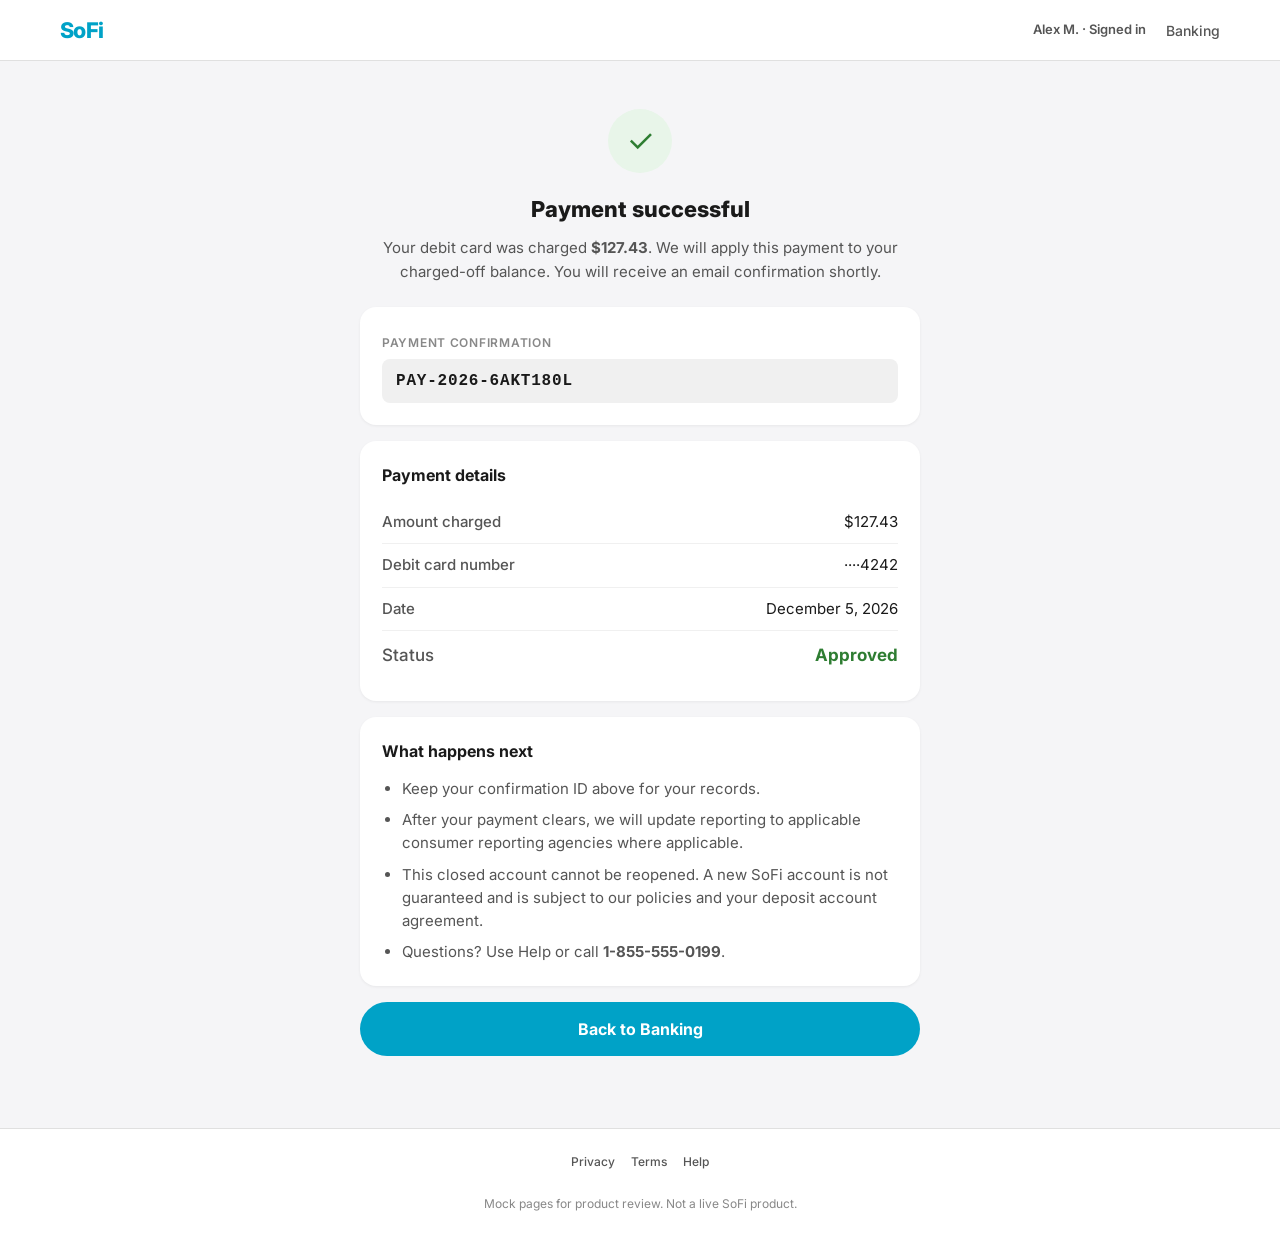
<file: mockups/resolve-balance/success.html>
<!DOCTYPE html>
<html lang="en">
<head>
  <meta charset="UTF-8">
  <meta name="viewport" content="width=device-width, initial-scale=1.0">
  <meta name="description" content="Payment successful (mock)">
  <title>Payment successful | SoFi</title>
  <link rel="stylesheet" href="styles.css">
  <style>
    .conf-id {
      font-family: ui-monospace, "SF Mono", Menlo, monospace;
      font-size: 1rem;
      font-weight: 700;
      letter-spacing: 0.05em;
      color: var(--black);
      background: var(--gray-100);
      border-radius: 8px;
      padding: 10px 14px;
      display: block;
      margin-top: 6px;
      word-break: break-all;
    }
    .conf-label {
      font-size: 0.75rem;
      font-weight: 600;
      text-transform: uppercase;
      letter-spacing: 0.06em;
      color: var(--gray-500);
    }
  </style>
</head>
<body>
  <header class="site-header">
    <div class="site-header__inner">
      <a class="logo" href="index.html">SoFi</a>
      <nav class="header-nav" aria-label="Account">
        <span class="user-pill">Alex M. · Signed in</span>
        <a href="index.html">Banking</a>
      </nav>
    </div>
  </header>

  <main id="main">
    <div class="content">
      <div class="success-block">
        <div class="success-icon" aria-hidden="true">&#10003;</div>
        <h2>Payment successful</h2>
        <p>
          Your debit card was charged <strong>$127.43</strong>. We will apply this payment to your charged-off balance. You will receive an email confirmation shortly.
        </p>
      </div>

      <section class="card">
        <span class="conf-label">Payment confirmation</span>
        <span class="conf-id" id="confId">PAY-2026-XXXXXXXX</span>
      </section>

      <section class="card">
        <h2>Payment details</h2>
        <div class="sum-row">
          <span class="muted">Amount charged</span>
          <span>$127.43</span>
        </div>
        <div class="sum-row">
          <span class="muted">Debit card number</span>
          <span id="cardMaskSuccess">····4242</span>
        </div>
        <div class="sum-row">
          <span class="muted">Date</span>
          <span id="payDate"></span>
        </div>
        <div class="sum-row">
          <span class="muted">Status</span>
          <span style="color: var(--green); font-weight: 700;">Approved</span>
        </div>
      </section>

      <section class="card">
        <h2>What happens next</h2>
        <ul class="list-plain">
          <li>Keep your confirmation ID above for your records.</li>
          <li>After your payment clears, we will update reporting to applicable consumer reporting agencies where applicable.</li>
          <li>This closed account cannot be reopened. A new SoFi account is not guaranteed and is subject to our policies and your deposit account agreement.</li>
          <li>Questions? Use Help or call <strong>1-855-555-0199</strong>.</li>
        </ul>
      </section>

      <p>
        <a class="btn btn--primary" href="index.html">Back to Banking</a>
      </p>
    </div>
  </main>

  <footer class="site-footer">
    <div class="site-footer__inner">
      <div class="footer-links">
        <a href="#">Privacy</a>
        <a href="#">Terms</a>
        <a href="#">Help</a>
      </div>
      <p>Mock pages for product review. Not a live SoFi product.</p>
    </div>
  </footer>

  <script>
    (function () {
      var rand = Math.random().toString(36).slice(2, 10).toUpperCase();
      var confEl = document.getElementById("confId");
      if (confEl) confEl.textContent = "PAY-2026-" + rand;

      var maskEl = document.getElementById("cardMaskSuccess");
      if (maskEl) {
        var last4 = "4242";
        try { last4 = sessionStorage.getItem("mockCardLast4") || last4; } catch (e) {}
        maskEl.textContent = "····" + last4;
      }

      var dateEl = document.getElementById("payDate");
      if (dateEl) {
        var d = new Date();
        dateEl.textContent = d.toLocaleDateString("en-US", { month: "long", day: "numeric", year: "numeric" });
      }
    })();
  </script>
</body>
</html>
</file>
<file: mockups/resolve-balance/styles.css>
@import url("https://fonts.googleapis.com/css2?family=Inter:wght@400;500;600;700;800&display=swap");

:root {
  --black: #1a1a1a;
  --gray-900: #333;
  --gray-700: #555;
  --gray-500: #888;
  --gray-200: #e0e0e0;
  --gray-100: #f0f0f0;
  --bg: #f5f5f7;
  --white: #fff;
  --sofi-blue: #00a2c7;
  --sofi-blue-dark: #008dad;
  --sofi-blue-light: #e5f6fa;
  --green: #2e7d32;
  --green-bg: #e8f5e9;
  --red: #d32f2f;
  --red-bg: #ffebee;
  --amber: #92400e;
  --amber-bg: #fde68a;
  --focus: rgba(0, 162, 199, 0.35);
}

*,
*::before,
*::after {
  box-sizing: border-box;
}

html {
  -webkit-font-smoothing: antialiased;
}

body {
  margin: 0;
  min-height: 100vh;
  display: flex;
  flex-direction: column;
  font-family: "Inter", -apple-system, BlinkMacSystemFont, sans-serif;
  font-size: 16px;
  color: var(--black);
  background: var(--bg);
  line-height: 1.5;
}

a {
  color: var(--sofi-blue);
  font-weight: 600;
  text-decoration: none;
}

a:hover {
  text-decoration: underline;
}

a:focus-visible {
  outline: 2px solid var(--sofi-blue);
  outline-offset: 2px;
}

.site-header {
  background: var(--white);
  border-bottom: 1px solid var(--gray-200);
  position: sticky;
  top: 0;
  z-index: 100;
}

.site-header__inner {
  max-width: 1200px;
  margin: 0 auto;
  padding: 14px 20px;
  display: flex;
  align-items: center;
  justify-content: space-between;
  gap: 16px;
}

.logo {
  font-size: 1.35rem;
  font-weight: 800;
  color: var(--sofi-blue);
  letter-spacing: -0.03em;
}

.logo:hover {
  text-decoration: none;
}

.header-nav {
  display: flex;
  align-items: center;
  gap: 20px;
  font-size: 0.875rem;
}

.header-nav a {
  color: var(--gray-700);
  font-weight: 500;
}

.header-nav a:hover {
  color: var(--sofi-blue);
}

.user-pill {
  font-size: 0.8125rem;
  font-weight: 600;
  color: var(--gray-700);
}

main {
  flex: 1;
  width: 100%;
  padding: 32px 20px 48px;
}

.content {
  max-width: 560px;
  margin: 0 auto;
}

.step-nav {
  display: flex;
  align-items: center;
  justify-content: center;
  flex-wrap: wrap;
  gap: 8px;
  margin-bottom: 28px;
  font-size: 0.75rem;
  font-weight: 600;
  text-transform: uppercase;
  letter-spacing: 0.06em;
}

.step-nav a {
  color: var(--gray-500);
  font-weight: 600;
}

.step-nav a[aria-current="page"] {
  color: var(--sofi-blue);
  text-decoration: none;
  pointer-events: none;
}

.step-nav .sep {
  color: var(--gray-200);
  user-select: none;
}

.page-title {
  font-size: clamp(1.5rem, 4vw, 1.75rem);
  font-weight: 800;
  letter-spacing: -0.03em;
  line-height: 1.2;
  margin: 0 0 8px;
}

.lede {
  font-size: 0.9375rem;
  color: var(--gray-700);
  margin: 0 0 24px;
  line-height: 1.55;
}

.alert {
  background: var(--red-bg);
  border-left: 4px solid var(--red);
  border-radius: 0 12px 12px 0;
  padding: 16px 18px;
  margin-bottom: 24px;
}

.alert__label {
  display: block;
  font-size: 0.6875rem;
  font-weight: 700;
  text-transform: uppercase;
  letter-spacing: 0.08em;
  color: var(--red);
  margin-bottom: 8px;
}

.alert p {
  margin: 0;
  font-size: 0.9375rem;
  line-height: 1.5;
}

.card {
  background: var(--white);
  border-radius: 16px;
  padding: 22px;
  box-shadow: 0 1px 3px rgba(0, 0, 0, 0.06);
  margin-bottom: 16px;
}

.card h2 {
  font-size: 1rem;
  font-weight: 700;
  margin: 0 0 14px;
}

.sum-row {
  display: flex;
  justify-content: space-between;
  align-items: baseline;
  padding: 10px 0;
  border-bottom: 1px solid var(--gray-100);
  font-size: 0.9375rem;
}

.sum-row:last-child {
  border-bottom: none;
  font-weight: 700;
  font-size: 1.0625rem;
  padding-top: 12px;
}

.sum-row .muted {
  color: var(--gray-700);
  font-weight: 500;
}

.btn {
  display: inline-flex;
  align-items: center;
  justify-content: center;
  width: 100%;
  padding: 15px 20px;
  font-size: 1rem;
  font-weight: 700;
  font-family: inherit;
  border: none;
  border-radius: 28px;
  cursor: pointer;
  text-decoration: none;
  transition: background 0.15s ease;
}

.btn:focus-visible {
  outline: 2px solid var(--sofi-blue);
  outline-offset: 3px;
}

.btn--primary {
  background: var(--sofi-blue);
  color: #fff;
}

.btn--primary:hover {
  background: var(--sofi-blue-dark);
  text-decoration: none;
}

.btn--secondary {
  background: transparent;
  color: var(--black);
  border: 2px solid var(--gray-200);
  margin-top: 10px;
}

.btn--secondary:hover {
  border-color: var(--gray-500);
  text-decoration: none;
}

.note {
  background: var(--sofi-blue-light);
  border-radius: 10px;
  padding: 14px 16px;
  font-size: 0.8125rem;
  color: var(--sofi-blue-dark);
  line-height: 1.55;
  margin-top: 16px;
}

.auth-box {
  background: var(--gray-100);
  border-radius: 12px;
  padding: 14px 16px;
  font-size: 0.8125rem;
  color: var(--gray-700);
  line-height: 1.6;
  max-height: min(55vh, 420px);
  overflow-y: auto;
  margin-bottom: 14px;
  border: 1px solid var(--gray-200);
}

.auth-box p:last-child {
  margin-bottom: 0;
}

.note strong {
  font-weight: 700;
}

.copy-block {
  background: var(--gray-100);
  border-radius: 12px;
  padding: 14px 16px;
  margin-bottom: 12px;
}

.copy-block__label {
  font-size: 0.6875rem;
  font-weight: 700;
  text-transform: uppercase;
  letter-spacing: 0.06em;
  color: var(--gray-500);
  margin-bottom: 6px;
}

.copy-row {
  display: flex;
  justify-content: space-between;
  align-items: center;
  gap: 12px;
}

.copy-value {
  font-family: ui-monospace, "SF Mono", Menlo, monospace;
  font-size: 0.9375rem;
  font-weight: 700;
  letter-spacing: 0.02em;
  word-break: break-all;
}

.copy-btn {
  flex-shrink: 0;
  font-size: 0.6875rem;
  font-weight: 700;
  color: var(--sofi-blue);
  background: var(--white);
  border: 1.5px solid var(--sofi-blue);
  border-radius: 8px;
  padding: 6px 12px;
  cursor: pointer;
  font-family: inherit;
}

.copy-btn:hover {
  background: var(--sofi-blue-light);
}

.tl {
  margin: 0;
  padding: 0;
  list-style: none;
}

.tl li {
  display: flex;
  gap: 12px;
  padding: 10px 0;
  font-size: 0.875rem;
  color: var(--gray-700);
  line-height: 1.45;
  border-bottom: 1px solid var(--gray-100);
}

.tl li:last-child {
  border-bottom: none;
}

.tl-num {
  width: 26px;
  height: 26px;
  border-radius: 50%;
  background: var(--sofi-blue-light);
  color: var(--sofi-blue);
  font-size: 0.75rem;
  font-weight: 800;
  display: flex;
  align-items: center;
  justify-content: center;
  flex-shrink: 0;
}

.form-group {
  margin-bottom: 16px;
}

.form-group label {
  display: block;
  font-size: 0.8125rem;
  font-weight: 600;
  color: var(--gray-700);
  margin-bottom: 6px;
}

.form-group input,
.form-group select {
  width: 100%;
  padding: 12px 14px;
  font-size: 1rem;
  font-family: inherit;
  border: 1.5px solid var(--gray-200);
  border-radius: 10px;
  background: var(--white);
}

.form-group input:focus,
.form-group select:focus {
  outline: none;
  border-color: var(--sofi-blue);
  box-shadow: 0 0 0 3px var(--focus);
}

.form-hint {
  font-size: 0.75rem;
  color: var(--gray-500);
  margin-top: 4px;
}

.success-icon {
  width: 64px;
  height: 64px;
  border-radius: 50%;
  background: var(--green-bg);
  color: var(--green);
  font-size: 2rem;
  display: flex;
  align-items: center;
  justify-content: center;
  margin: 0 auto 20px;
}

.success-block {
  text-align: center;
  padding: 8px 0 24px;
}

.success-block h2 {
  font-size: 1.375rem;
  font-weight: 800;
  margin: 0 0 10px;
}

.success-block p {
  font-size: 0.9375rem;
  color: var(--gray-700);
  margin: 0;
  line-height: 1.55;
}

.site-footer {
  background: var(--white);
  border-top: 1px solid var(--gray-200);
  margin-top: auto;
  padding: 24px 20px 32px;
}

.site-footer__inner {
  max-width: 1200px;
  margin: 0 auto;
  display: flex;
  flex-direction: column;
  align-items: center;
  gap: 12px;
  text-align: center;
  font-size: 0.75rem;
  color: var(--gray-500);
}

.footer-links {
  display: flex;
  flex-wrap: wrap;
  justify-content: center;
  gap: 16px;
}

.footer-links a {
  color: var(--gray-700);
  font-weight: 500;
}

@media (min-width: 640px) {
  main {
    padding: 40px 24px 56px;
  }
}

.visually-hidden {
  position: absolute;
  width: 1px;
  height: 1px;
  padding: 0;
  margin: -1px;
  overflow: hidden;
  clip: rect(0, 0, 0, 0);
  white-space: nowrap;
  border: 0;
}

.list-plain {
  margin: 0;
  padding-left: 1.25rem;
  font-size: 0.9375rem;
  color: var(--gray-700);
  line-height: 1.55;
}

.list-plain li {
  margin-bottom: 8px;
}

.list-plain li:last-child {
  margin-bottom: 0;
}

.form-row-2 {
  display: grid;
  grid-template-columns: 1fr 1fr;
  gap: 12px;
}

@media (max-width: 400px) {
  .form-row-2 {
    grid-template-columns: 1fr;
  }
}

.stripe-foot {
  display: flex;
  align-items: center;
  justify-content: center;
  gap: 8px;
  margin-top: 16px;
  padding-top: 14px;
  border-top: 1px solid var(--gray-100);
  font-size: 0.75rem;
  color: var(--gray-500);
}

.stripe-foot strong {
  color: #635bff;
  font-weight: 700;
  letter-spacing: 0.02em;
}

.checkbox-line {
  display: flex;
  gap: 10px;
  align-items: flex-start;
  font-size: 0.9375rem;
  line-height: 1.45;
  color: var(--gray-900);
}

.checkbox-line input {
  margin-top: 4px;
  flex-shrink: 0;
  width: 18px;
  height: 18px;
}
</file>
